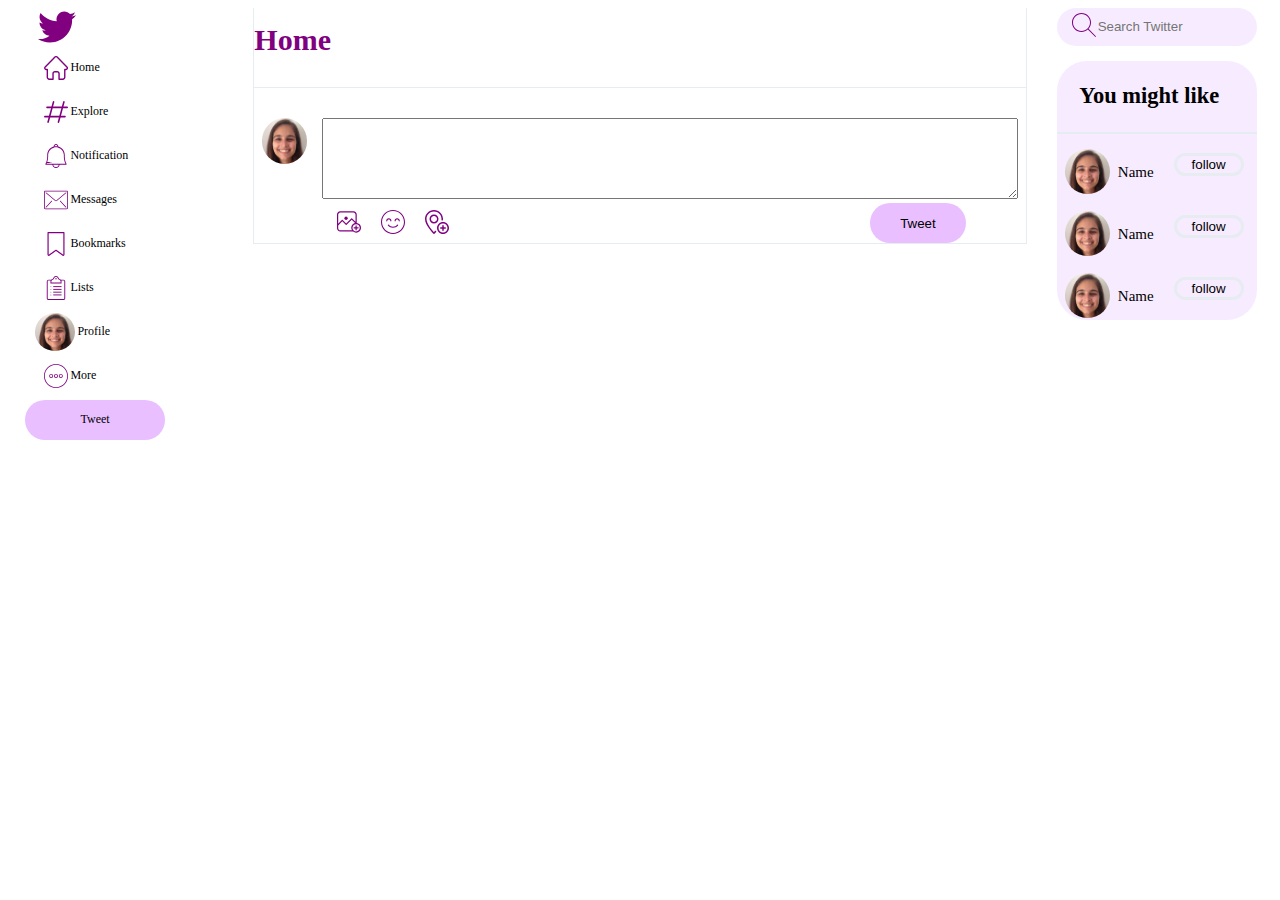
<file: index.html>
<!DOCTYPE html>
<html lang="en">
<head>
    <meta charset="UTF-8">
    <title>Twitter</title>
    <link rel="icon" href="resources/bird.svg">
    <link rel="stylesheet" href="Style/css/style.css">
    <script src="JS/Util.js" ></script>
    <script src="JS/classes/Profile.js" ></script>
    <script src="JS/classes/Tweet.js" ></script>
    <script src="JS/classes/TweetList.js" ></script>
    <script src="JS/APIs/LocalStorageApi.js"></script>
    <script src="JS/MainScript.js"></script>
<body onload="load()">
    <div id="menu">
        <object data="resources/bird.svg" class="menu-icon"></object>
        <button class="menu-button">
            <object data="resources/home.svg" class="button-icon"></object>
            <label class="button-label">Home</label>
        </button>
        <button class="menu-button">
            <object data="resources/hashtag.svg" class="button-icon"></object>
            <label class="button-label">Explore</label>
        </button>
        <button class="menu-button">
            <object data="resources/bell.svg" class="button-icon"></object>
            <label class="button-label">Notification</label>
        </button>
        <button class="menu-button">
            <object data="resources/mail.svg" class="button-icon"></object>
            <label class="button-label">Messages</label>
        </button>
        <button class="menu-button">
            <object data="resources/bookmark.svg" class="button-icon"></object>
            <label class="button-label">Bookmarks</label>
        </button>
        <button class="menu-button">
            <object data="resources/list.svg" class="button-icon"></object>
            <label class="button-label">Lists</label>
        </button>
        <button class="menu-button" onclick="loadProfilePage()">
            <img src="resources/profile.png" class="button-icon profile-img" alt="profile image">
            <label class="button-label">Profile</label>
        </button>
        <button class="menu-button">
            <object data="resources/more.svg" class="button-icon"></object>
            <label class="button-label">More</label>
        </button>
        <button class="menu-button tweet-button">
            <label class="button-label">Tweet</label>
        </button>
    </div>

    <div id="stream">
        <h1 id="stream-title">Home</h1>
        <div id="write-post">
            <div class="post-header">
                <img src="resources/profile.png" class="button-icon profile-img" alt="profile image">
                <label>
                    <textarea rows="5" cols="150" id="write-post-text"></textarea>
                </label>
            </div>
            <div class="post-actions">
                <div class="add-to-post">
                    <button class="post-action">
                        <object data="resources/add_img.svg"></object>
                    </button>
                    <button class="post-action">
                        <object data="resources/smile.svg"></object>
                    </button>
                    <button class="post-action">
                        <object data="resources/addLocation.svg"></object>
                    </button>
                </div>
                <button class="tweet-button" onclick="addTweet()">
                    <label class="button-label">Tweet</label>
                </button>
            </div>
        </div>

<!--        <div class="post" dataId="1">-->
<!--            <div class="post-header">-->
<!--                <img src="resources/profile.png" class="button-icon profile-img" alt="profile image">-->
<!--                <p class="post-title">title</p>-->
<!--            </div>-->
<!--            <p class="post-text"><span>Lorem ipsum dolor sit amet, consectetur adipisicing elit. A accusamus accusantium amet autem cumque error eum ex, excepturi exercitationem labore laudantium minus, molestiae neque nesciunt, nisi officia perferendis quidem voluptate.</span><span>Accusamus aliquam aperiam consequatur delectus deserunt dolores, expedita fugiat hic illo illum incidunt ipsam magnam maiores minus molestias neque odio odit officia pariatur praesentium, quo reiciendis repellendus sunt tempora voluptate!</span><span>Adipisci autem dicta et eum expedita id inventore ipsum laudantium molestiae, nemo neque nostrum possimus quae qui reiciendis rerum vero. Ab adipisci alias cupiditate eum laborum non nostrum rerum tenetur!</span><span>Doloremque est eum labore voluptatem! Aperiam culpa deleniti dolores fuga fugit harum id inventore ipsam itaque labore laboriosam maiores, neque nihil non qui quidem reprehenderit soluta suscipit veniam voluptas! Accusantium.</span><span>Ab ad, adipisci aliquid at atque consectetur, distinctio dolores ea est facere facilis fuga illum in ipsum iusto libero maiores minus natus nesciunt praesentium reiciendis repellat repellendus similique, vitae voluptatibus.</span>-->
<!--            </p>-->
<!--            <div class="post-attachment">-->
<!--                <img src="resources/img.jpg" alt="post-attachment">-->
<!--            </div>-->
<!--            <div class="post-actions">-->
<!--                <button class="post-action">-->
<!--                    <object data="resources/like.svg"></object>-->
<!--                </button>-->
<!--                <button class="post-action">-->
<!--                    <object data="resources/comment.svg" name="like"></object>-->
<!--                </button>-->
<!--                <button class="post-action">-->
<!--                    <object data="resources/share.svg"></object>-->
<!--                </button>-->
<!--            </div>-->
<!--        </div>-->
<!--        <div class="post" dataId="2">-->
<!--            <div class="post-header">-->
<!--                <img src="resources/profile.png" class="button-icon profile-img" alt="profile image">-->
<!--                <p class="post-title">title</p>-->
<!--            </div>-->
<!--            <p class="post-text"><span>Lorem ipsum dolor sit amet, consectetur adipisicing elit. A accusamus accusantium amet autem cumque error eum ex, excepturi exercitationem labore laudantium minus, molestiae neque nesciunt, nisi officia perferendis quidem voluptate.</span><span>Accusamus aliquam aperiam consequatur delectus deserunt dolores, expedita fugiat hic illo illum incidunt ipsam magnam maiores minus molestias neque odio odit officia pariatur praesentium, quo reiciendis repellendus sunt tempora voluptate!</span><span>Adipisci autem dicta et eum expedita id inventore ipsum laudantium molestiae, nemo neque nostrum possimus quae qui reiciendis rerum vero. Ab adipisci alias cupiditate eum laborum non nostrum rerum tenetur!</span><span>Doloremque est eum labore voluptatem! Aperiam culpa deleniti dolores fuga fugit harum id inventore ipsam itaque labore laboriosam maiores, neque nihil non qui quidem reprehenderit soluta suscipit veniam voluptas! Accusantium.</span><span>Ab ad, adipisci aliquid at atque consectetur, distinctio dolores ea est facere facilis fuga illum in ipsum iusto libero maiores minus natus nesciunt praesentium reiciendis repellat repellendus similique, vitae voluptatibus.</span>-->
<!--            </p>-->
<!--            <div class="post-attachment">-->
<!--            </div>-->
<!--            <div class="post-actions">-->
<!--                <button class="post-action">-->
<!--                    <object data="resources/like.svg"></object>-->
<!--                </button>-->
<!--                <button class="post-action">-->
<!--                    <object data="resources/comment.svg"></object>-->
<!--                </button>-->
<!--                <button class="post-action">-->
<!--                    <object data="resources/share.svg"></object>-->
<!--                </button>-->
<!--            </div>-->
<!--        </div>-->
<!--        <div class="post" dataId="3">-->
<!--            <div class="post-header">-->
<!--                <img src="resources/profile.png" class="button-icon profile-img" alt="profile image">-->
<!--                <p class="post-title">title</p>-->
<!--            </div>-->
<!--            <p class="post-text"><span>Lorem ipsum dolor sit amet, consectetur adipisicing elit. A accusamus accusantium amet autem cumque error eum ex, excepturi exercitationem labore laudantium minus, molestiae neque nesciunt, nisi officia perferendis quidem voluptate.</span><span>Accusamus aliquam aperiam consequatur delectus deserunt dolores, expedita fugiat hic illo illum incidunt ipsam magnam maiores minus molestias neque odio odit officia pariatur praesentium, quo reiciendis repellendus sunt tempora voluptate!</span><span>Adipisci autem dicta et eum expedita id inventore ipsum laudantium molestiae, nemo neque nostrum possimus quae qui reiciendis rerum vero. Ab adipisci alias cupiditate eum laborum non nostrum rerum tenetur!</span><span>Doloremque est eum labore voluptatem! Aperiam culpa deleniti dolores fuga fugit harum id inventore ipsam itaque labore laboriosam maiores, neque nihil non qui quidem reprehenderit soluta suscipit veniam voluptas! Accusantium.</span><span>Ab ad, adipisci aliquid at atque consectetur, distinctio dolores ea est facere facilis fuga illum in ipsum iusto libero maiores minus natus nesciunt praesentium reiciendis repellat repellendus similique, vitae voluptatibus.</span>-->
<!--            </p>-->
<!--            <div class="post-attachment">-->
<!--                <iframe-->
<!--                        src="https://www.google.com/maps/embed?pb=!1m18!1m12!1m3!1d108214.01861253897!2d34.78650888089778!3d32.05063329203314!2m3!1f0!2f0!3f0!3m2!1i1024!2i768!4f13.1!3m3!1m2!1s0x0%3A0xa9ff0b770a4e76f2!2z157XkteT15wg16HXpNeZ16g!5e0!3m2!1siw!2sil!4v1584732745868!5m2!1siw!2sil"-->
<!--                        width="600" height="450" style="border:0;" allowfullscreen="" aria-hidden="false" tabindex="0">-->
<!--                </iframe>-->
<!--            </div>-->
<!--            <div class="post-actions">-->
<!--                <button class="post-action">-->
<!--                    <object data="resources/like.svg"></object>-->
<!--                </button>-->
<!--                <button class="post-action">-->
<!--                    <object data="resources/comment.svg"></object>-->
<!--                </button>-->
<!--                <button class="post-action">-->
<!--                    <object data="resources/share.svg"></object>-->
<!--                </button>-->
<!--            </div>-->
<!--        </div>-->

    </div>

    <div id="follow">
        <div id="search">
            <label for="search-input">
                <object data="resources/search.svg" id="search-icon"></object>
            </label>
            <input type="search" id="search-input" placeholder="Search Twitter">
        </div>
        <div id="follow-suggestions">
            <h2 id="follow-suggestions-title">You might like</h2>
            <div class="follow-suggestion">
                <div class="follow-suggestion-header">
                    <img src="resources/profile.png" class="button-icon profile-img" alt="profile image">
                    <p class="post-title">Name</p>
                </div>
                <button class="follow-button">
                    <label class="button-label">follow</label>
                </button>
            </div>
            <div class="follow-suggestion">
                <div class="follow-suggestion-header">
                    <img src="resources/profile.png" class="button-icon profile-img" alt="profile image">
                    <p class="post-title">Name</p>
                </div>
                <button class="follow-button">
                    <label class="button-label">follow</label>
                </button>
            </div>
            <div class="follow-suggestion">
                <div class="follow-suggestion-header">
                    <img src="resources/profile.png" class="button-icon profile-img" alt="profile image">
                    <p class="post-title">Name</p>
                </div>
                <button class="follow-button">
                    <label class="button-label">follow</label>
                </button>
            </div>
        </div>
    </div>

    <template id="profile-template">
        <div id="profile-page">
            <div class="profile-header">
                <button class="button" onclick="loadStream()">
                    <object data="resources/left-arrow.svg" class="button-icon"></object>
                </button>
                <div>
                    <h1 id="profile-title"></h1>
                    <p id="tweet-number"></p>
                </div>
            </div>
            <div id="profile">
                <div class="profile-header">
                    <img src="resources/yoyogi.jpg" class="background-img" alt="background-img">
                    <img src="resources/profile.png" class="profile-img" alt="profile image">
                    <button class="edit-button" onclick="editProfile()">
                        <label class="button-label">Edit Profile</label>
                    </button>
                </div>
                <h3 id="profile-name"></h3>
                <p id="bio"></p>
                <div id="metadata">
                    <div class="metadata">
                        <object data="resources/location.svg"></object>
                        <label id="location"></label>
                    </div>

                    <div class="metadata">
                        <object data="resources/joinOn.svg"></object>
                        <label id="join-on"></label>
                    </div>
                </div>
                <div id="follow-metadata">
                    <label class="metadata"><strong id="following"></strong> Following</label>
                    <label class="metadata"><strong id="followers"></strong> Followers</label>
                </div>
            </div>
        </div>
    </template>

    <template id="post-template">
        <div class="post" style="display: none">
            <div class="post-header">
                <img src="resources/profile.png" class="button-icon profile-img" alt="profile image">
                <p class="post-title">title</p>
            </div>
            <p class="post-text"></p>
            <div class="post-attachment">
            </div>
            <div class="post-actions">
                <button class="post-action" onclick="likeOrUnlikePost()">
                    <object data="resources/like.svg"></object>
                </button>
                <button class="post-action">
                    <object data="resources/comment.svg"></object>
                </button>
                <button class="post-action">
                    <object data="resources/share.svg"></object>
                </button>
                <button class="post-action" onclick="deletePost()">
                    <object data="resources/bin.svg"></object>
                </button>
            </div>
        </div>
    </template>

    <div class="dialog">
        <dialog id="edit-profile-dialog">
            <div class="header">
                <button class="button" onclick="closeEditProfile()">
                    <object data="resources/close.svg" class="button-icon"></object>
                </button>
                <h3>Edit Profile</h3>
                <button class="save-button">
                    <label class="button-label" onclick="saveProfile()">Save</label>
                </button>
            </div>
            <form id="edit-profile-form" method="post" onsubmit="preventRefresh()">
                <div class="edit-img">
                    <img src="resources/yoyogi.jpg" class="background-img" alt="background-img">
                    <div id="edit-background-img-warp">
                        <object data="resources/addPhoto.svg" class="edit-img"></object>
                    </div>

                    <img src="resources/profile.png" class="profile-img" alt="profile image">
                    <div id="edit-profile-img-warp">
                        <object data="resources/addPhoto.svg" class="edit-img"></object>
                    </div>
                </div>

                <div class="input">
                    <label for="name-input">Name</label>
                    <input type="text" id="name-input" maxlength="50" oninput="validateLength(id)">
                    <label id="name-input-length" class="size"></label>
                </div>

                <div class="input">
                    <label for="bio-input">Bio</label>
                    <input type="text" id="bio-input" maxlength="250" oninput="validateLength(id)">
                    <label id="bio-input-length" class="size"></label>
                </div>

                <div class="input">
                    <label for="location-input">Location</label>
                    <input type="text" id="location-input" maxlength="100" oninput="validateLength(id)">
                    <label id="location-input-length" class="size"></label>
                </div>
            </form>
        </dialog>
    </div>

</body>
</html>
</file>
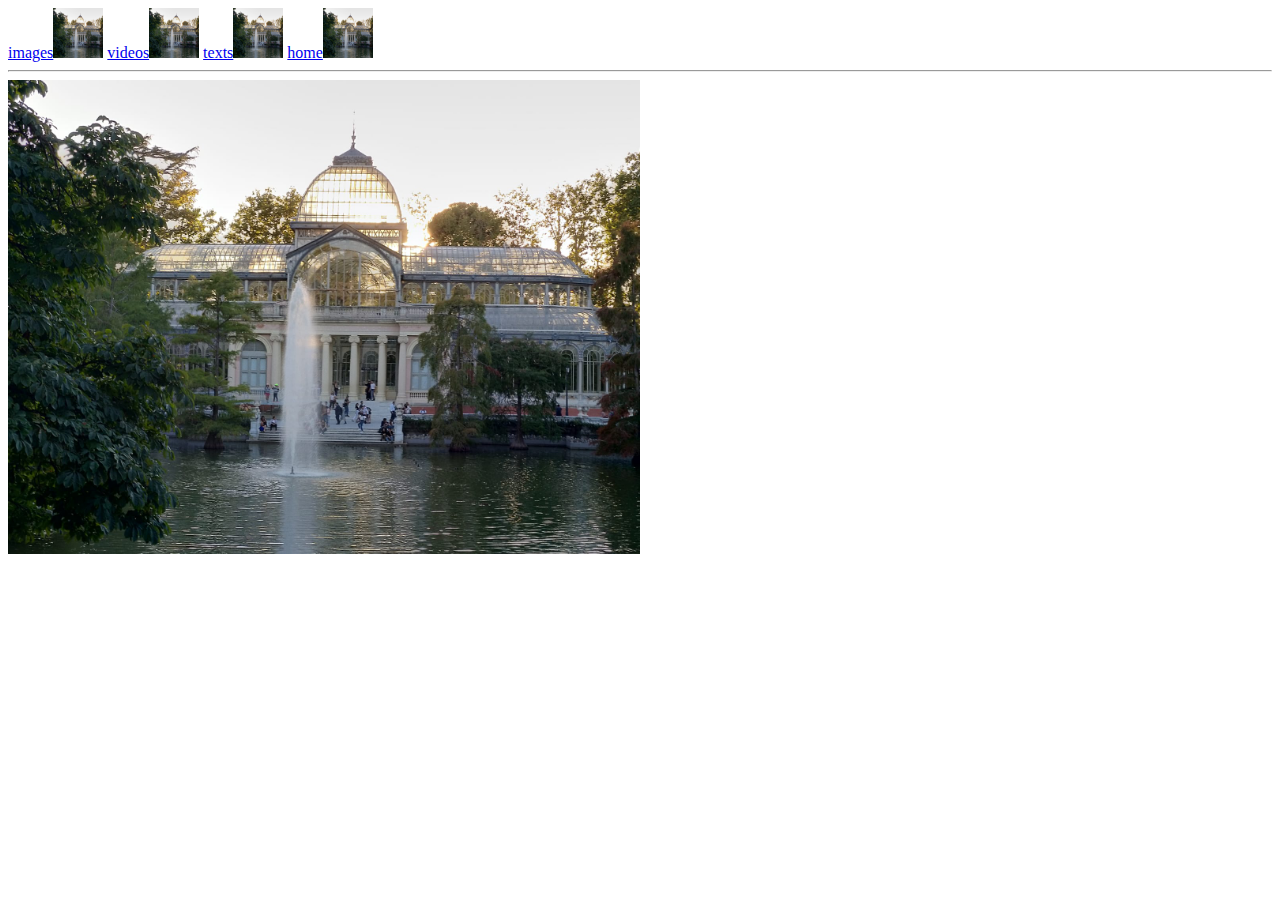
<file: Multimedia/index.html>
<!DOCTYPE html>
<html lang="en">
<head>
    <meta charset="UTF-8">
    <title>Title</title>
</head>
<body>
    <div>
        <a href="images.html"><label>images</label><img src="../img.jpg" height="50px" width="50px" alt="img"></a>
        <a href="videos.html"><label>videos</label><img src="../img.jpg" height="50px" width="50px" alt="img"></a>
        <a href="texts.html"><label>texts</label><img src="../img.jpg" height="50px" width="50px" alt="img"></a>
        <a href="index.html"><label>home</label><img src="../img.jpg" height="50px" width="50px" alt="img"></a>
        <hr>
    </div>
    <img src="../img.jpg" height="50%" width="50%" alt="img">
</body>
</html>
</file>
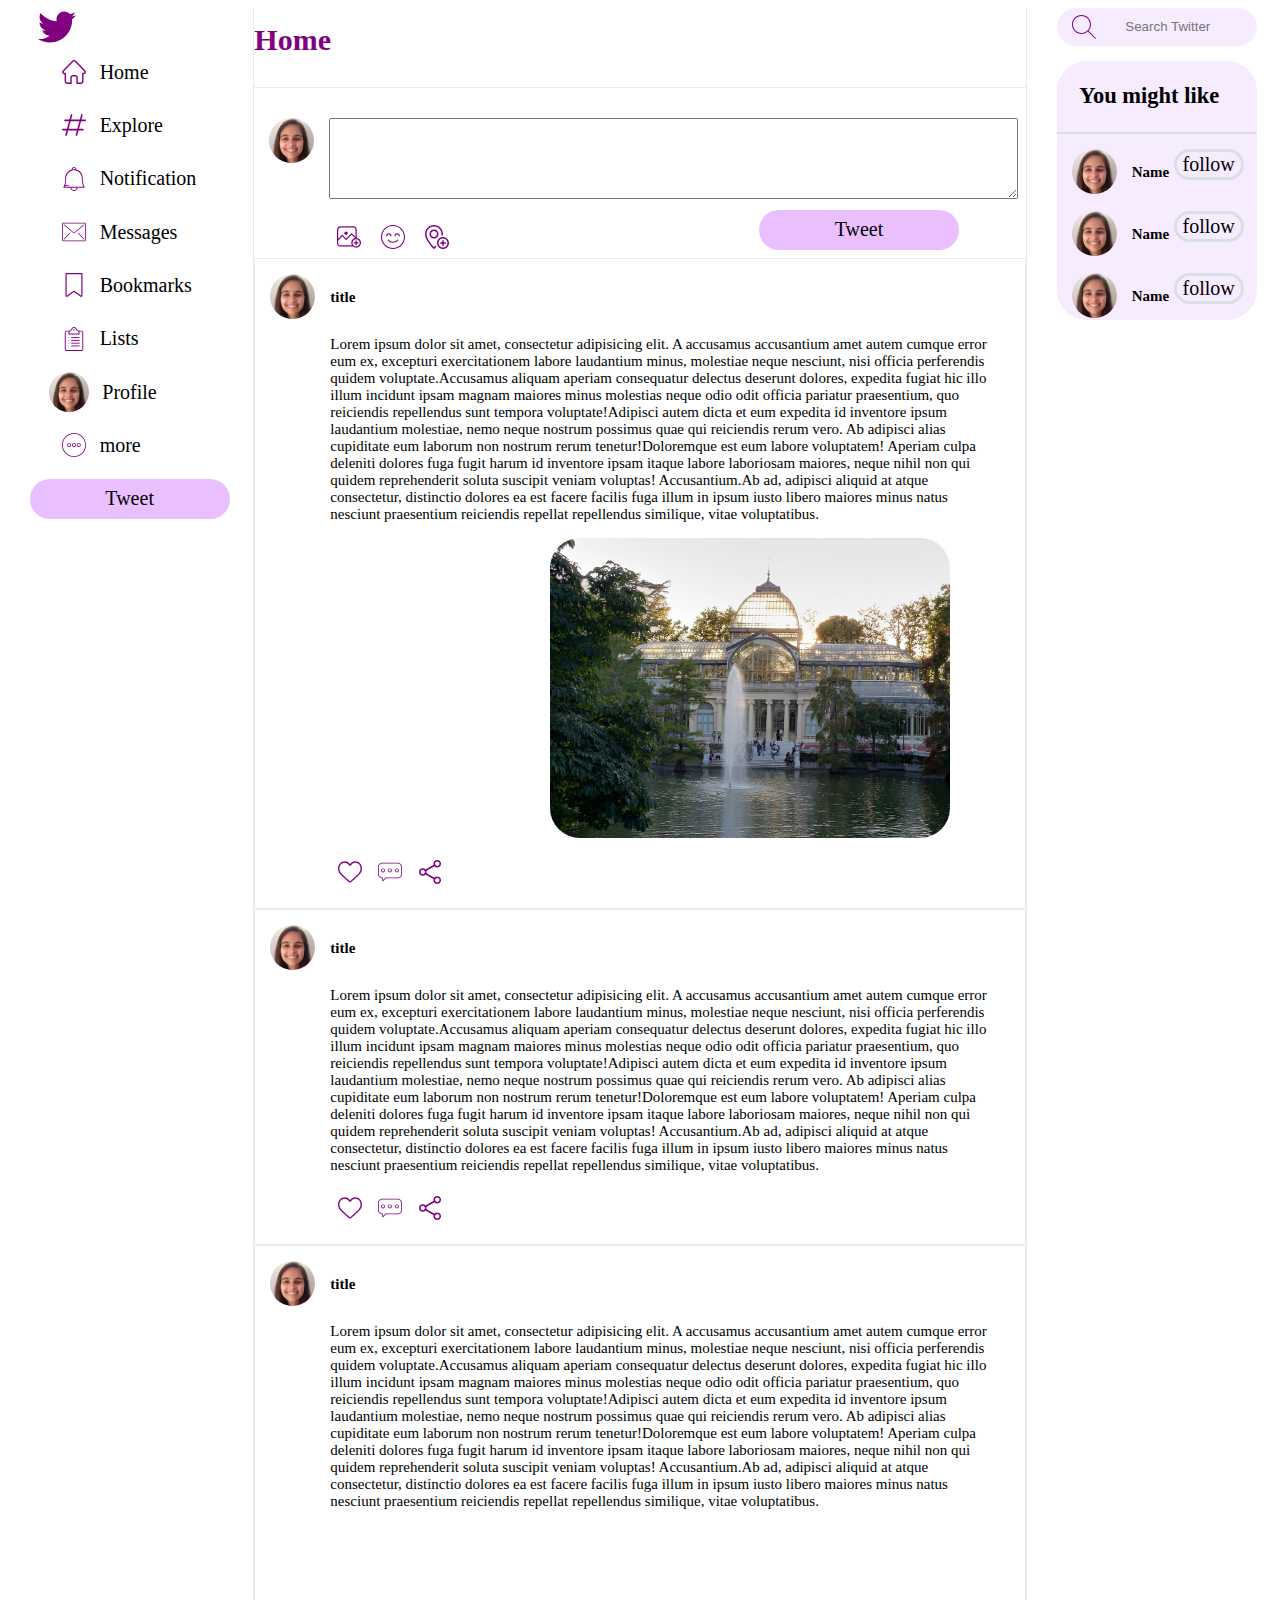
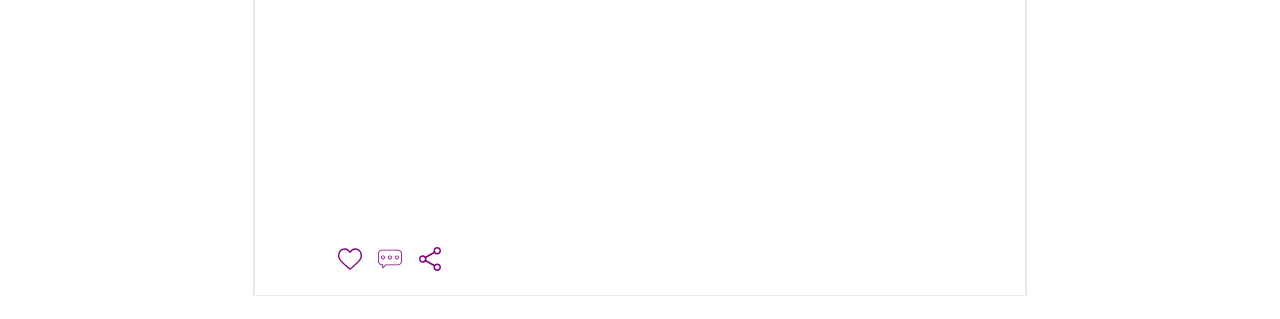
<file: Twitter/index.html>
<!DOCTYPE html>
<html lang="en">
<head>
    <meta charset="UTF-8">
    <title>Twitter</title>
    <link rel="icon" href="bird.svg" class="bird">
    <link rel="stylesheet" href="style.css">
<body class="container">
    <div id="menu">
        <object data="bird.svg" class="menu-icon"></object>
        <button class="menu-button">
            <object data="home.svg" class="button-icon"></object>
            <label class="button-label">Home</label>
        </button>
        <button class="menu-button">
            <object data="hashtag.svg" class="button-icon"></object>
            <label class="button-label">Explore</label>
        </button>
        <button class="menu-button">
            <object data="bell.svg" class="button-icon"></object>
            <label class="button-label">Notification</label>
        </button>
        <button class="menu-button">
            <object data="mail.svg" class="button-icon"></object>
            <label class="button-label">Messages</label>
        </button>
        <button class="menu-button">
            <object data="bookmark.svg" class="button-icon"></object>
            <label class="button-label">Bookmarks</label>
        </button>
        <button class="menu-button">
            <object data="list.svg" class="button-icon"></object>
            <label class="button-label">Lists</label>
        </button>
        <button class="menu-button">
            <img src="profile.png" class="button-icon profile-img" alt="profile image">
            <label class="button-label">Profile</label>
        </button>
        <button class="menu-button">
            <object data="more.svg" class="button-icon"></object>
            <label class="button-label">more</label>
        </button>
        <button class="menu-button tweet-button">
            <label class="button-label">Tweet</label>
        </button>
    </div>
    <div id="stream">
        <h1 id="stream-title">Home</h1>
        <div id="write-post">
            <div class="post-header">
                <img src="profile.png" class="button-icon profile-img" alt="profile image">
                <label>
                    <textarea rows="5" cols="150" id="write-post-text"></textarea>
                </label>
            </div>
            <div class="post-actions">
                <div class="add-to-post">
                    <button class="post-action">
                        <object data="add_img.svg"></object>
                    </button>
                    <button class="post-action">
                        <object data="smile.svg"></object>
                    </button>
                    <button class="post-action">
                        <object data="location.svg"></object>
                    </button>
                </div>
                <button class="menu-button tweet-button">
                    <label class="button-label">Tweet</label>
                </button>
            </div>
        </div>

        <div class="post">
            <div class="post-header">
                <img src="profile.png" class="button-icon profile-img" alt="profile image">
                <p class="post-title">title</p>
            </div>
            <p class="post-text"><span>Lorem ipsum dolor sit amet, consectetur adipisicing elit. A accusamus accusantium amet autem cumque error eum ex, excepturi exercitationem labore laudantium minus, molestiae neque nesciunt, nisi officia perferendis quidem voluptate.</span><span>Accusamus aliquam aperiam consequatur delectus deserunt dolores, expedita fugiat hic illo illum incidunt ipsam magnam maiores minus molestias neque odio odit officia pariatur praesentium, quo reiciendis repellendus sunt tempora voluptate!</span><span>Adipisci autem dicta et eum expedita id inventore ipsum laudantium molestiae, nemo neque nostrum possimus quae qui reiciendis rerum vero. Ab adipisci alias cupiditate eum laborum non nostrum rerum tenetur!</span><span>Doloremque est eum labore voluptatem! Aperiam culpa deleniti dolores fuga fugit harum id inventore ipsam itaque labore laboriosam maiores, neque nihil non qui quidem reprehenderit soluta suscipit veniam voluptas! Accusantium.</span><span>Ab ad, adipisci aliquid at atque consectetur, distinctio dolores ea est facere facilis fuga illum in ipsum iusto libero maiores minus natus nesciunt praesentium reiciendis repellat repellendus similique, vitae voluptatibus.</span>
            </p>
            <img class="post-attachment" src="../img.jpg" alt="post-attachment">
            <div class="action-on-post">
                <button class="post-action">
                    <object data="like.svg"></object>
                </button>
                <button class="post-action">
                    <object data="comment.svg"></object>
                </button>
                <button class="post-action">
                    <object data="share.svg"></object>
                </button>
            </div>
        </div>

        <div class="post">
            <div class="post-header">
                <img src="profile.png" class="button-icon profile-img" alt="profile image">
                <p class="post-title">title</p>
            </div>
            <p class="post-text"><span>Lorem ipsum dolor sit amet, consectetur adipisicing elit. A accusamus accusantium amet autem cumque error eum ex, excepturi exercitationem labore laudantium minus, molestiae neque nesciunt, nisi officia perferendis quidem voluptate.</span><span>Accusamus aliquam aperiam consequatur delectus deserunt dolores, expedita fugiat hic illo illum incidunt ipsam magnam maiores minus molestias neque odio odit officia pariatur praesentium, quo reiciendis repellendus sunt tempora voluptate!</span><span>Adipisci autem dicta et eum expedita id inventore ipsum laudantium molestiae, nemo neque nostrum possimus quae qui reiciendis rerum vero. Ab adipisci alias cupiditate eum laborum non nostrum rerum tenetur!</span><span>Doloremque est eum labore voluptatem! Aperiam culpa deleniti dolores fuga fugit harum id inventore ipsam itaque labore laboriosam maiores, neque nihil non qui quidem reprehenderit soluta suscipit veniam voluptas! Accusantium.</span><span>Ab ad, adipisci aliquid at atque consectetur, distinctio dolores ea est facere facilis fuga illum in ipsum iusto libero maiores minus natus nesciunt praesentium reiciendis repellat repellendus similique, vitae voluptatibus.</span>
            </p>
            <div class="action-on-post">
                <button class="post-action">
                    <object data="like.svg"></object>
                </button>
                <button class="post-action">
                    <object data="comment.svg"></object>
                </button>
                <button class="post-action">
                    <object data="share.svg"></object>
                </button>
            </div>
        </div>

        <div class="post">
            <div class="post-header">
                <img src="profile.png" class="button-icon profile-img" alt="profile image">
                <p class="post-title">title</p>
            </div>
            <p class="post-text"><span>Lorem ipsum dolor sit amet, consectetur adipisicing elit. A accusamus accusantium amet autem cumque error eum ex, excepturi exercitationem labore laudantium minus, molestiae neque nesciunt, nisi officia perferendis quidem voluptate.</span><span>Accusamus aliquam aperiam consequatur delectus deserunt dolores, expedita fugiat hic illo illum incidunt ipsam magnam maiores minus molestias neque odio odit officia pariatur praesentium, quo reiciendis repellendus sunt tempora voluptate!</span><span>Adipisci autem dicta et eum expedita id inventore ipsum laudantium molestiae, nemo neque nostrum possimus quae qui reiciendis rerum vero. Ab adipisci alias cupiditate eum laborum non nostrum rerum tenetur!</span><span>Doloremque est eum labore voluptatem! Aperiam culpa deleniti dolores fuga fugit harum id inventore ipsam itaque labore laboriosam maiores, neque nihil non qui quidem reprehenderit soluta suscipit veniam voluptas! Accusantium.</span><span>Ab ad, adipisci aliquid at atque consectetur, distinctio dolores ea est facere facilis fuga illum in ipsum iusto libero maiores minus natus nesciunt praesentium reiciendis repellat repellendus similique, vitae voluptatibus.</span>
            </p>
            <iframe class="post-attachment"
                    src="https://www.google.com/maps/embed?pb=!1m18!1m12!1m3!1d108214.01861253897!2d34.78650888089778!3d32.05063329203314!2m3!1f0!2f0!3f0!3m2!1i1024!2i768!4f13.1!3m3!1m2!1s0x0%3A0xa9ff0b770a4e76f2!2z157XkteT15wg16HXpNeZ16g!5e0!3m2!1siw!2sil!4v1584732745868!5m2!1siw!2sil"
                    width="600" height="450" style="border:0;" allowfullscreen=""
                    aria-hidden="false" tabindex="0">
            </iframe>
            <div class="action-on-post">
                <button class="post-action">
                    <object data="like.svg"></object>
                </button>
                <button class="post-action">
                    <object data="comment.svg"></object>
                </button>
                <button class="post-action">
                    <object data="share.svg"></object>
                </button>
            </div>
        </div>
    </div>
    <div id="follow">
        <div id="search">
            <object data="search.svg" id="search-icon"></object>
            <input type="search" id="search-input" placeholder="Search Twitter">
        </div>
        <div id="follow-suggestions">
            <h2 id="follow-suggestions-title">You might like</h2>
            <div class="follow-suggestion">
                <div class="follow-suggestion-header">
                    <img src="profile.png" class="button-icon profile-img" alt="profile image">
                    <p class="post-title">Name</p>
                </div>
                <button class="follow-button">
                    <label class="button-label">follow</label>
                </button>
            </div>
            <div class="follow-suggestion">
                <div class="follow-suggestion-header">
                    <img src="profile.png" class="button-icon profile-img" alt="profile image">
                    <p class="post-title">Name</p>
                </div>
                <button class="follow-button">
                    <label class="button-label">follow</label>
                </button>
            </div>
            <div class="follow-suggestion">
                <div class="follow-suggestion-header">
                    <img src="profile.png" class="button-icon profile-img" alt="profile image">
                    <p class="post-title">Name</p>
                </div>
                <button class="follow-button">
                    <label class="button-label">follow</label>
                </button>
            </div>
        </div>
    </div>
</body>
</html>
</file>
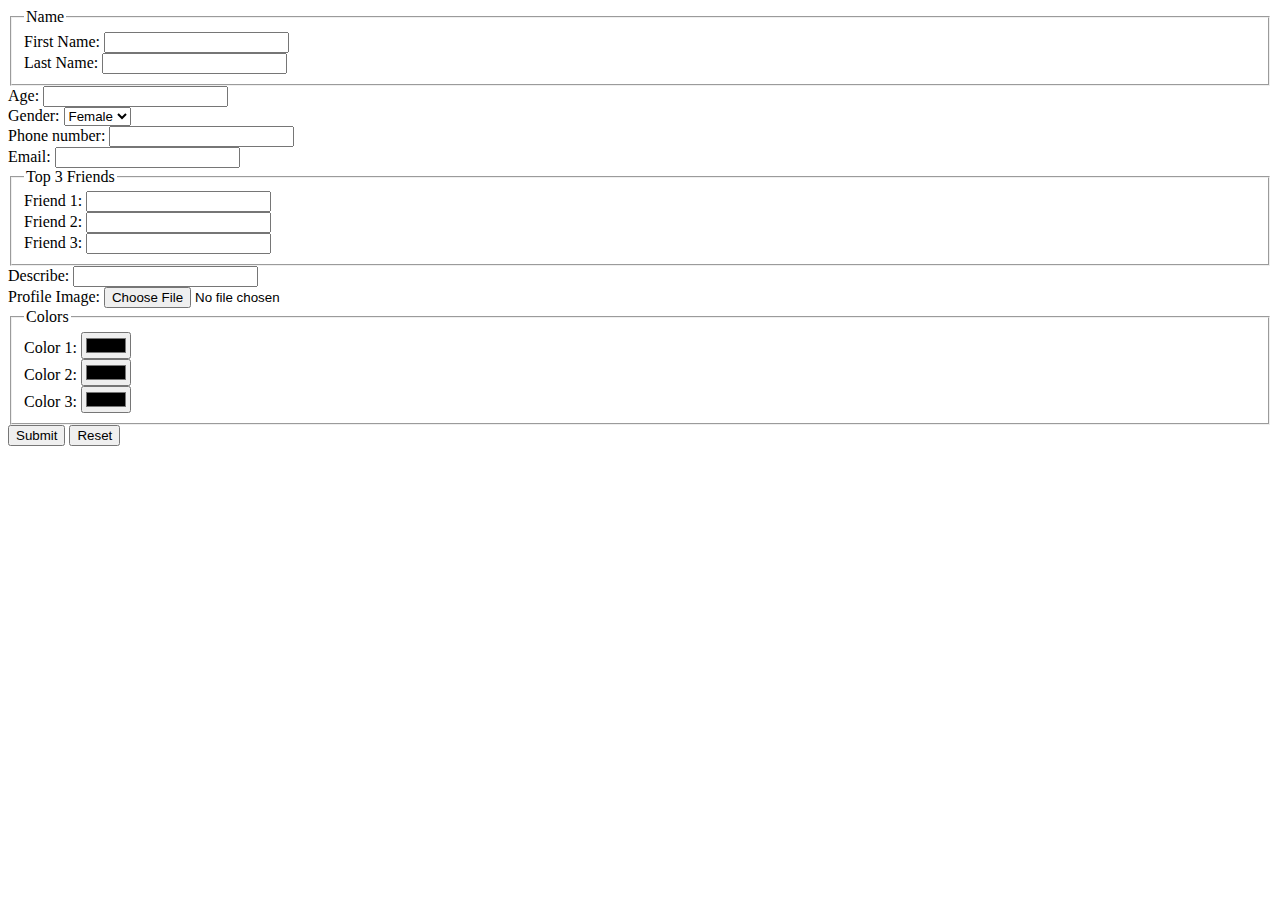
<file: Final Exercise/form.html>
<!DOCTYPE html>
<html lang="en">
<head>
    <meta charset="UTF-8">
    <title>Form</title>
</head>
<body>
    <form method="post">
        <fieldset>
            <legend>Name</legend>
            <div>
                <label for="first_name">First Name:</label>
                <input id="first_name" name="first name" type="text" required>
            </div>

            <div>
                <label for="last_name">Last Name:</label>
                <input id="last_name" name="last name" type="text">
            </div>
        </fieldset>

        <div>
            <label for="age">Age:</label>
            <input id="age" name="age" type="number" required>
        </div>

        <div>
            <label for="gender">Gender:</label>
            <select id="gender" name="gender">
                <option>Female</option>
                <option>Male</option>
            </select>
        </div>

        <div>
            <label for="phone">Phone number:</label>
            <input id="phone" name="phone" type="text" minlength="10" maxlength="10">
        </div>

        <div>
            <label for="email">Email:</label>
            <input id="email" name="email" type="email" required>
        </div>

        <fieldset>
            <legend>Top 3 Friends</legend>
            <div>
                <div>
                    <label for="friend1">Friend 1:</label>
                    <input id="friend1" name="friend1" type="text">
                </div>
                <div>
                    <label for="friend2">Friend 2:</label>
                    <input id="friend2" name="friend1" type="text">
                </div>
                <div>
                    <label for="friend3">Friend 3:</label>
                    <input id="friend3" name="friend3" type="text">
                </div>
            </div>
        </fieldset>

        <div>
            <label for="describe">Describe:</label>
            <input id="describe" name="describe" type="text" maxlength="250">
        </div>

        <div>
            <label for="image">Profile Image:</label>
            <input id="image" name="image" type="file">
        </div>

        <div>
            <fieldset>
                <legend>Colors</legend>
            <div>
                <label for="color1">Color 1:</label>
                <input id="color1" name="color1" type="color">
            </div>
            <div>
                <label for="friend2">Color 2:</label>
                <input id="color2" name="color2" type="color">
            </div>
            <div>
                <label for="color3">Color 3:</label>
                <input id="color3" name="color3" type="color">
            </div>
        </div>

        <div>
            <button type="submit">Submit</button>
            <button type="reset">Reset</button>
        </div>
    </form>
</body>
</html>
</file>
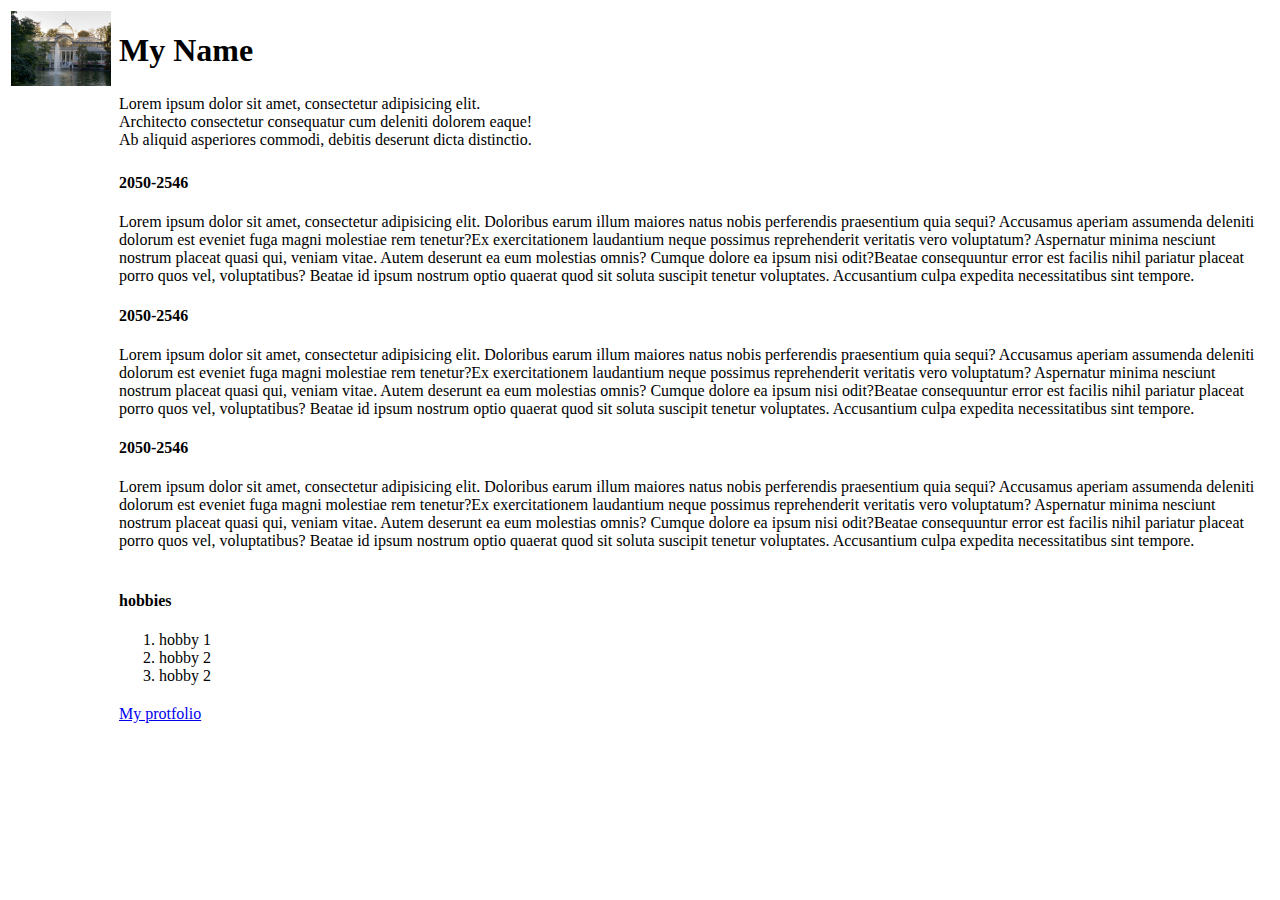
<file: Final Exercise/PersonalProtfolio.html>
<!DOCTYPE html>
<html lang="en">
<head>
    <meta charset="UTF-8">
    <title>Personal Portfolio</title>
</head>
<body>
    <table>
        <tr>
            <td><img width="100px" src="../resources/img.jpg" alt="img"></td>
            <td></td>
            <td><h1>My Name</h1></td>
        </tr>
        <tr>
            <td></td>
            <td></td>
            <td>
                <div>Lorem ipsum dolor sit amet, consectetur adipisicing elit.
                </div>
                <div>Architecto consectetur consequatur cum deleniti dolorem eaque!
                </div>
                <div>Ab aliquid asperiores commodi, debitis deserunt dicta distinctio.
                </div>
            </td>
        </tr>
        <tr>
            <td></td>
            <td></td>
            <td>
                <div>
                    <h4>2050-2546</h4>
                    <p><span>Lorem ipsum dolor sit amet, consectetur adipisicing elit. Doloribus earum illum maiores natus nobis perferendis praesentium quia sequi? Accusamus aperiam assumenda deleniti dolorum est eveniet fuga magni molestiae rem tenetur?</span><span>Ex exercitationem laudantium neque possimus reprehenderit veritatis vero voluptatum? Aspernatur minima nesciunt nostrum placeat quasi qui, veniam vitae. Autem deserunt ea eum molestias omnis? Cumque dolore ea ipsum nisi odit?</span><span>Beatae consequuntur error est facilis nihil pariatur placeat porro quos vel, voluptatibus? Beatae id ipsum nostrum optio quaerat quod sit soluta suscipit tenetur voluptates. Accusantium culpa expedita necessitatibus sint tempore.</span>
                    </p>
                </div>
                <div>
                    <h4>2050-2546</h4>
                    <p><span>Lorem ipsum dolor sit amet, consectetur adipisicing elit. Doloribus earum illum maiores natus nobis perferendis praesentium quia sequi? Accusamus aperiam assumenda deleniti dolorum est eveniet fuga magni molestiae rem tenetur?</span><span>Ex exercitationem laudantium neque possimus reprehenderit veritatis vero voluptatum? Aspernatur minima nesciunt nostrum placeat quasi qui, veniam vitae. Autem deserunt ea eum molestias omnis? Cumque dolore ea ipsum nisi odit?</span><span>Beatae consequuntur error est facilis nihil pariatur placeat porro quos vel, voluptatibus? Beatae id ipsum nostrum optio quaerat quod sit soluta suscipit tenetur voluptates. Accusantium culpa expedita necessitatibus sint tempore.</span>
                    </p>
                </div>
                <div>
                    <h4>2050-2546</h4>
                    <p><span>Lorem ipsum dolor sit amet, consectetur adipisicing elit. Doloribus earum illum maiores natus nobis perferendis praesentium quia sequi? Accusamus aperiam assumenda deleniti dolorum est eveniet fuga magni molestiae rem tenetur?</span><span>Ex exercitationem laudantium neque possimus reprehenderit veritatis vero voluptatum? Aspernatur minima nesciunt nostrum placeat quasi qui, veniam vitae. Autem deserunt ea eum molestias omnis? Cumque dolore ea ipsum nisi odit?</span><span>Beatae consequuntur error est facilis nihil pariatur placeat porro quos vel, voluptatibus? Beatae id ipsum nostrum optio quaerat quod sit soluta suscipit tenetur voluptates. Accusantium culpa expedita necessitatibus sint tempore.</span>
                    </p>
                </div>
            </td>
        </tr>
        <tr>
            <td></td>
            <td></td>
            <td>
                <h4>hobbies</h4>
                <ol>
                    <li>hobby 1</li>
                    <li>hobby 2</li>
                    <li>hobby 2</li>
                </ol>
            </td>
        </tr>
        <tr>
            <td></td>
            <td></td>
            <td>
                <a href="PersonalProtfolio.html">My protfolio</a>
            </td>
        </tr>
    </table>
</body>
</html>
</file>
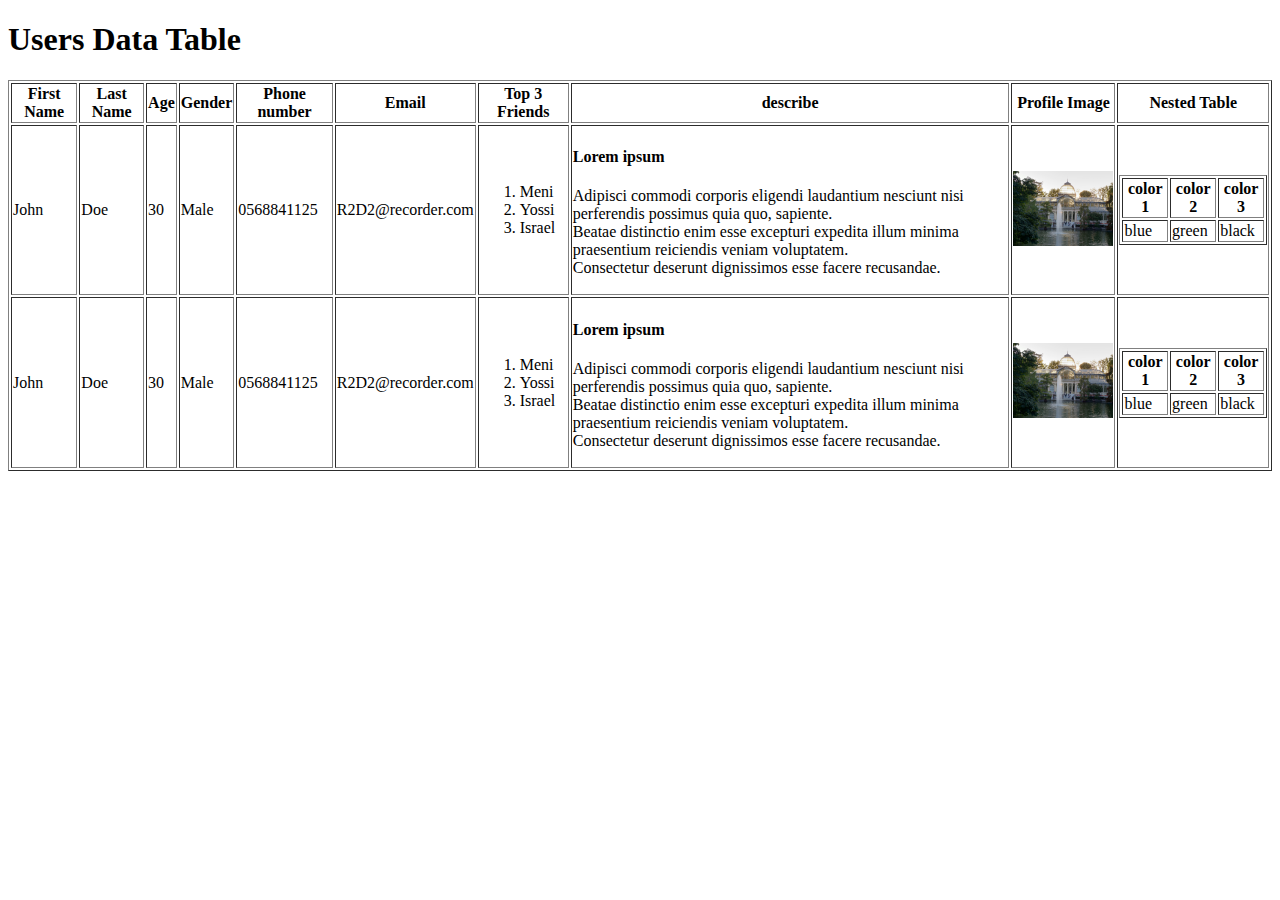
<file: Final Exercise/table.html>
<!DOCTYPE html>
<html lang="en">
<head>
    <meta charset="UTF-8">
    <title>Table</title>
</head>
<body>
    <h1>Users Data Table</h1>
    <table border="solid">
        <tr>
            <th>First Name</th>
            <th>Last Name</th>
            <th>Age</th>
            <th>Gender</th>
            <th>Phone number</th>
            <th>Email</th>
            <th>Top 3 Friends</th>
            <th>describe</th>
            <th>Profile Image</th>
            <th>Nested Table</th>
        </tr>
        <tr>
            <td>John</td>
            <td>Doe</td>
            <td>30</td>
            <td>Male</td>
            <td>0568841125</td>
            <td>R2D2@recorder.com</td>
            <td>
                <ol>
                    <li>Meni</li>
                    <li>Yossi</li>
                    <li>Israel</li>
                </ol>
            </td>
            <td>
                <h4>Lorem ipsum
                </h4>
                <p>Adipisci commodi corporis eligendi laudantium nesciunt nisi perferendis possimus quia quo,
                    sapiente.<br>Beatae distinctio enim esse excepturi expedita illum minima praesentium reiciendis
                    veniam
                    voluptatem.<br> Consectetur deserunt dignissimos esse facere recusandae.
                </p>
            </td>
            <td><img width="100px" src="../resources/img.jpg" alt="img"></td>
            <td>
                <table border="solid">
                    <tr>
                        <th>color 1</th>
                        <th>color 2</th>
                        <th>color 3</th>
                    </tr>
                    <tr>
                        <td>
                            <label>blue</label>
                        </td>
                        <td>
                            <label>green</label>
                        </td>
                        <td>
                            <label>black</label>
                        </td>
                    </tr>
                </table>
            </td>
        </tr>
        <tr>
            <td>John</td>
            <td>Doe</td>
            <td>30</td>
            <td>Male</td>
            <td>0568841125</td>
            <td>R2D2@recorder.com</td>
            <td>
                <ol>
                    <li>Meni</li>
                    <li>Yossi</li>
                    <li>Israel</li>
                </ol>
            </td>
            <td>
                <h4>Lorem ipsum
                </h4>
                <p>Adipisci commodi corporis eligendi laudantium nesciunt nisi perferendis possimus quia quo,
                    sapiente.<br>Beatae distinctio enim esse excepturi expedita illum minima praesentium reiciendis
                    veniam
                    voluptatem.<br> Consectetur deserunt dignissimos esse facere recusandae.
                </p>
            </td>
            <td><img width="100px" src="../resources/img.jpg" alt="img"></td>
            <td>
                <table border="solid">
                    <tr>
                        <th>color 1</th>
                        <th>color 2</th>
                        <th>color 3</th>
                    </tr>
                    <tr>
                        <td>
                            <label>blue</label>
                        </td>
                        <td>
                            <label>green</label>
                        </td>
                        <td>
                            <label>black</label>
                        </td>
                    </tr>
                </table>
            </td>
        </tr>
    </table>

</body>
</html>
</file>
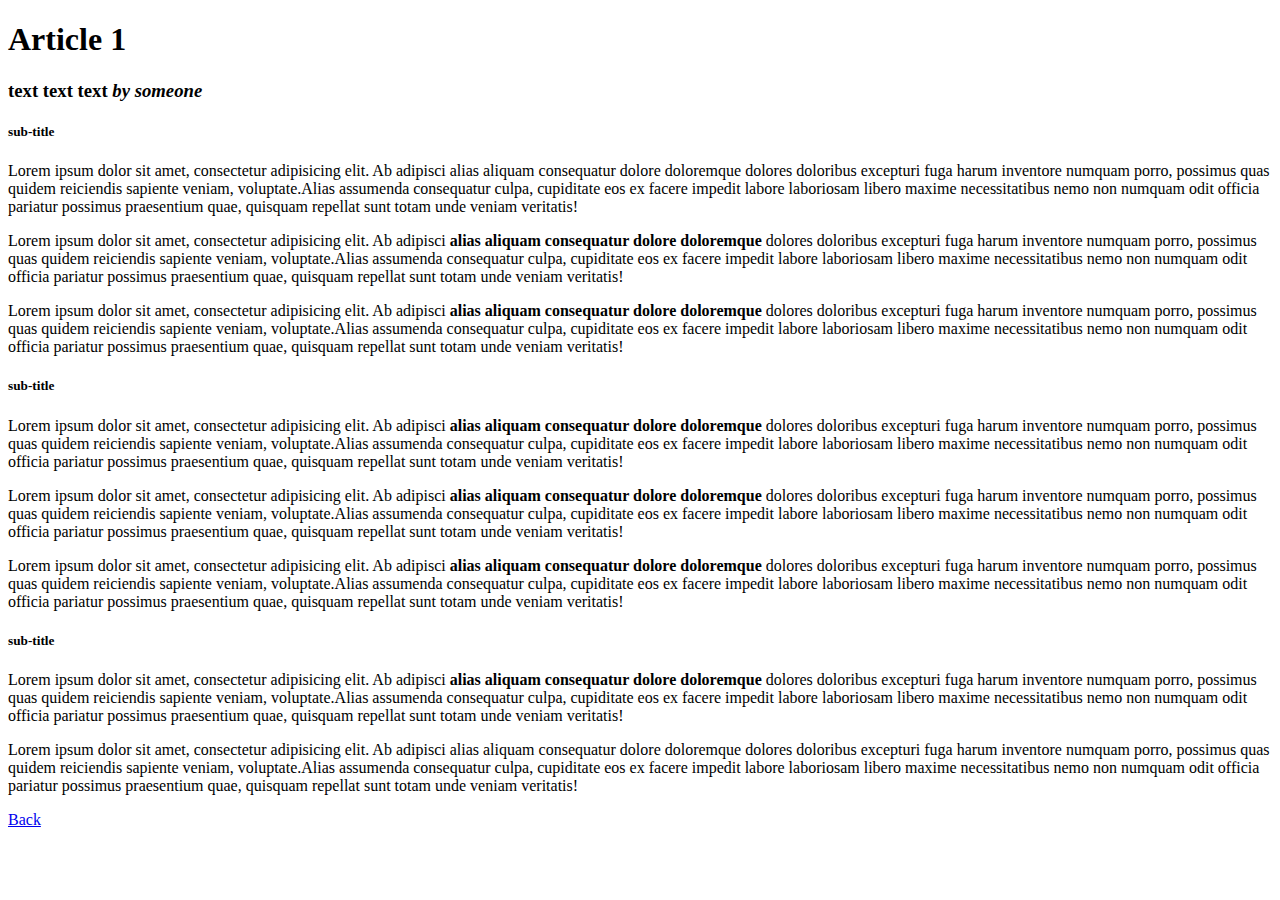
<file: HTML Basics/article1.html>
<!DOCTYPE html>
<html lang="en">
<head>
    <meta charset="UTF-8">
    <title>Article 1</title>
</head>
<body>
    <h1>Article 1</h1>
    <h3>text text text <em>by someone</em></h3>
    <h5>sub-title</h5>
    <p><span>Lorem ipsum dolor sit amet, consectetur adipisicing elit. Ab adipisci alias aliquam consequatur dolore doloremque dolores doloribus excepturi fuga harum inventore numquam porro, possimus quas quidem reiciendis sapiente veniam, voluptate.</span><span>Alias assumenda consequatur culpa, cupiditate eos ex facere impedit labore laboriosam libero maxime necessitatibus nemo non numquam odit officia pariatur possimus praesentium quae, quisquam repellat sunt totam unde veniam veritatis!</span></p>
    <p><span>Lorem ipsum dolor sit amet, consectetur adipisicing elit. Ab adipisci <strong>alias aliquam consequatur dolore doloremque</strong> dolores doloribus excepturi fuga harum inventore numquam porro, possimus quas quidem reiciendis sapiente veniam, voluptate.</span><span>Alias assumenda consequatur culpa, cupiditate eos ex facere impedit labore laboriosam libero maxime necessitatibus nemo non numquam odit officia pariatur possimus praesentium quae, quisquam repellat sunt totam unde veniam veritatis!</span></p>
    <p><span>Lorem ipsum dolor sit amet, consectetur adipisicing elit. Ab adipisci <strong>alias aliquam consequatur dolore doloremque</strong> dolores doloribus excepturi fuga harum inventore numquam porro, possimus quas quidem reiciendis sapiente veniam, voluptate.</span><span>Alias assumenda consequatur culpa, cupiditate eos ex facere impedit labore laboriosam libero maxime necessitatibus nemo non numquam odit officia pariatur possimus praesentium quae, quisquam repellat sunt totam unde veniam veritatis!</span></p>
    <h5>sub-title</h5>
    <p><span>Lorem ipsum dolor sit amet, consectetur adipisicing elit. Ab adipisci <strong>alias aliquam consequatur dolore doloremque</strong> dolores doloribus excepturi fuga harum inventore numquam porro, possimus quas quidem reiciendis sapiente veniam, voluptate.</span><span>Alias assumenda consequatur culpa, cupiditate eos ex facere impedit labore laboriosam libero maxime necessitatibus nemo non numquam odit officia pariatur possimus praesentium quae, quisquam repellat sunt totam unde veniam veritatis!</span></p>
    <p><span>Lorem ipsum dolor sit amet, consectetur adipisicing elit. Ab adipisci <strong>alias aliquam consequatur dolore doloremque</strong> dolores doloribus excepturi fuga harum inventore numquam porro, possimus quas quidem reiciendis sapiente veniam, voluptate.</span><span>Alias assumenda consequatur culpa, cupiditate eos ex facere impedit labore laboriosam libero maxime necessitatibus nemo non numquam odit officia pariatur possimus praesentium quae, quisquam repellat sunt totam unde veniam veritatis!</span></p>
    <p><span>Lorem ipsum dolor sit amet, consectetur adipisicing elit. Ab adipisci <strong>alias aliquam consequatur dolore doloremque</strong> dolores doloribus excepturi fuga harum inventore numquam porro, possimus quas quidem reiciendis sapiente veniam, voluptate.</span><span>Alias assumenda consequatur culpa, cupiditate eos ex facere impedit labore laboriosam libero maxime necessitatibus nemo non numquam odit officia pariatur possimus praesentium quae, quisquam repellat sunt totam unde veniam veritatis!</span></p>
    <h5>sub-title</h5>
    <p><span>Lorem ipsum dolor sit amet, consectetur adipisicing elit. Ab adipisci <strong>alias aliquam consequatur dolore doloremque</strong> dolores doloribus excepturi fuga harum inventore numquam porro, possimus quas quidem reiciendis sapiente veniam, voluptate.</span><span>Alias assumenda consequatur culpa, cupiditate eos ex facere impedit labore laboriosam libero maxime necessitatibus nemo non numquam odit officia pariatur possimus praesentium quae, quisquam repellat sunt totam unde veniam veritatis!</span></p>
    <p><span>Lorem ipsum dolor sit amet, consectetur adipisicing elit. Ab adipisci alias aliquam consequatur dolore doloremque dolores doloribus excepturi fuga harum inventore numquam porro, possimus quas quidem reiciendis sapiente veniam, voluptate.</span><span>Alias assumenda consequatur culpa, cupiditate eos ex facere impedit labore laboriosam libero maxime necessitatibus nemo non numquam odit officia pariatur possimus praesentium quae, quisquam repellat sunt totam unde veniam veritatis!</span></p>
    <a href="Newspaper.html">Back</a>
</body>
</html>
</file>
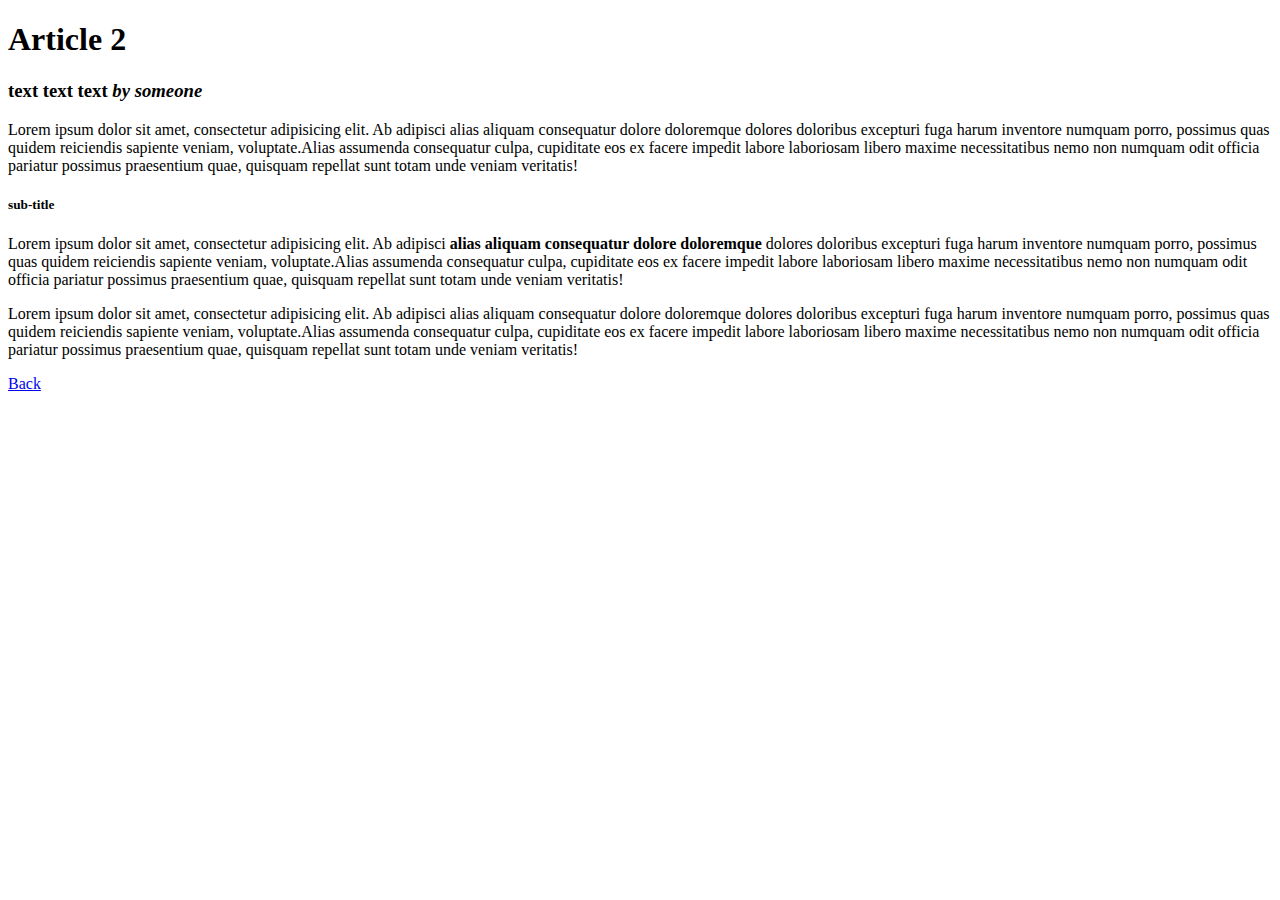
<file: HTML Basics/article2.html>
<!DOCTYPE html>
<html lang="en">
<head>
    <meta charset="UTF-8">
    <title>Article 2</title>
</head>
<body>
    <h1>Article 2</h1>
    <h3>text text text <em>by someone</em></h3>
    <p><span>Lorem ipsum dolor sit amet, consectetur adipisicing elit. Ab adipisci alias aliquam consequatur dolore doloremque dolores doloribus excepturi fuga harum inventore numquam porro, possimus quas quidem reiciendis sapiente veniam, voluptate.</span><span>Alias assumenda consequatur culpa, cupiditate eos ex facere impedit labore laboriosam libero maxime necessitatibus nemo non numquam odit officia pariatur possimus praesentium quae, quisquam repellat sunt totam unde veniam veritatis!</span></p>
    <h5>sub-title</h5>
    <p><span>Lorem ipsum dolor sit amet, consectetur adipisicing elit. Ab adipisci <strong>alias aliquam consequatur dolore doloremque</strong> dolores doloribus excepturi fuga harum inventore numquam porro, possimus quas quidem reiciendis sapiente veniam, voluptate.</span><span>Alias assumenda consequatur culpa, cupiditate eos ex facere impedit labore laboriosam libero maxime necessitatibus nemo non numquam odit officia pariatur possimus praesentium quae, quisquam repellat sunt totam unde veniam veritatis!</span></p>
    <p><span>Lorem ipsum dolor sit amet, consectetur adipisicing elit. Ab adipisci alias aliquam consequatur dolore doloremque dolores doloribus excepturi fuga harum inventore numquam porro, possimus quas quidem reiciendis sapiente veniam, voluptate.</span><span>Alias assumenda consequatur culpa, cupiditate eos ex facere impedit labore laboriosam libero maxime necessitatibus nemo non numquam odit officia pariatur possimus praesentium quae, quisquam repellat sunt totam unde veniam veritatis!</span></p>
    <a href="Newspaper.html">Back</a>
</body>
</html>
</file>
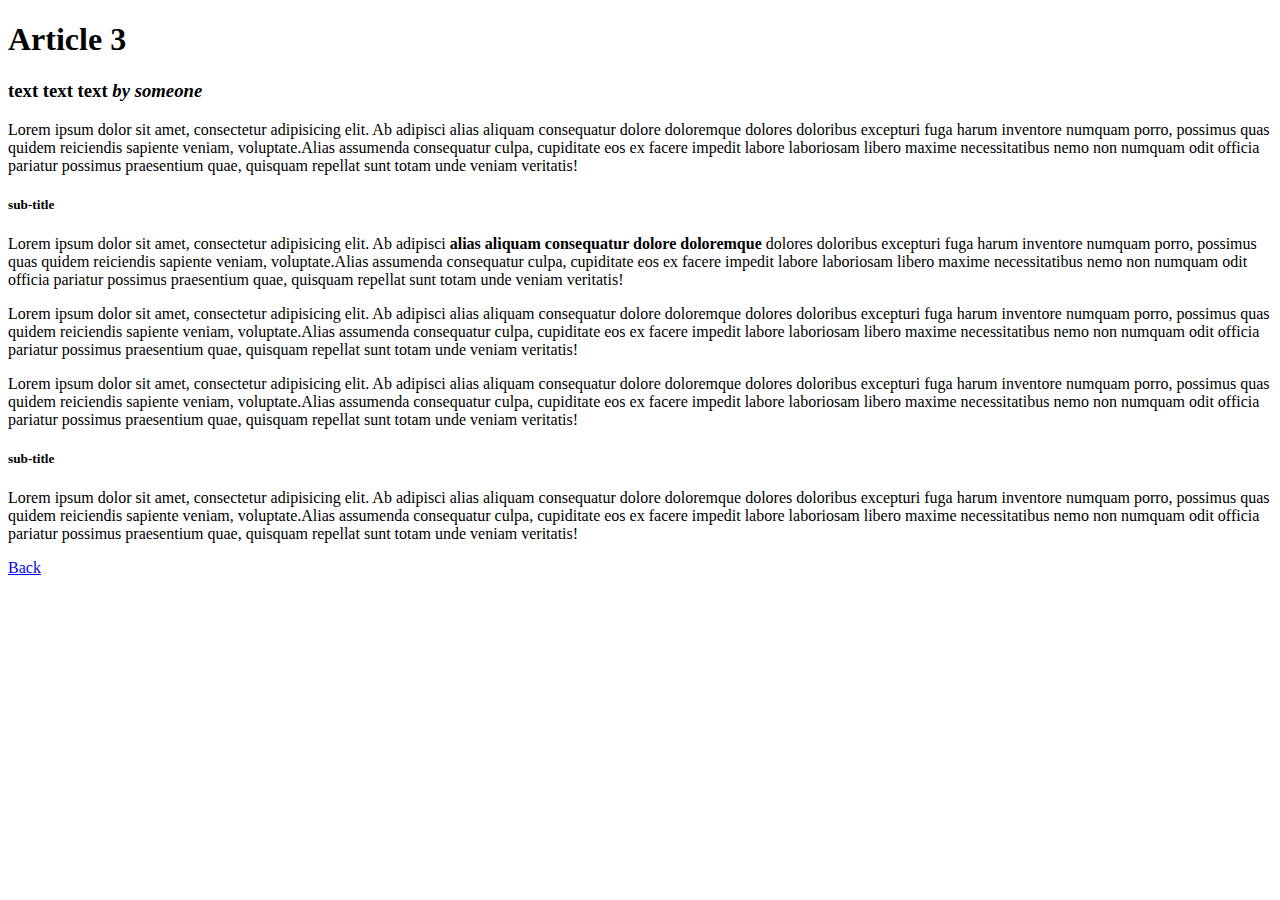
<file: HTML Basics/article3.html>
<!DOCTYPE html>
<html lang="en">
<head>
    <meta charset="UTF-8">
    <title>Article 3</title>
</head>
<body>
    <h1>Article 3</h1>
    <h3>text text text <em>by someone</em></h3>
    <p><span>Lorem ipsum dolor sit amet, consectetur adipisicing elit. Ab adipisci alias aliquam consequatur dolore doloremque dolores doloribus excepturi fuga harum inventore numquam porro, possimus quas quidem reiciendis sapiente veniam, voluptate.</span><span>Alias assumenda consequatur culpa, cupiditate eos ex facere impedit labore laboriosam libero maxime necessitatibus nemo non numquam odit officia pariatur possimus praesentium quae, quisquam repellat sunt totam unde veniam veritatis!</span></p>
    <h5>sub-title</h5>
    <p><span>Lorem ipsum dolor sit amet, consectetur adipisicing elit. Ab adipisci <strong>alias aliquam consequatur dolore doloremque</strong> dolores doloribus excepturi fuga harum inventore numquam porro, possimus quas quidem reiciendis sapiente veniam, voluptate.</span><span>Alias assumenda consequatur culpa, cupiditate eos ex facere impedit labore laboriosam libero maxime necessitatibus nemo non numquam odit officia pariatur possimus praesentium quae, quisquam repellat sunt totam unde veniam veritatis!</span></p>
    <p><span>Lorem ipsum dolor sit amet, consectetur adipisicing elit. Ab adipisci alias aliquam consequatur dolore doloremque dolores doloribus excepturi fuga harum inventore numquam porro, possimus quas quidem reiciendis sapiente veniam, voluptate.</span><span>Alias assumenda consequatur culpa, cupiditate eos ex facere impedit labore laboriosam libero maxime necessitatibus nemo non numquam odit officia pariatur possimus praesentium quae, quisquam repellat sunt totam unde veniam veritatis!</span></p>
    <p><span>Lorem ipsum dolor sit amet, consectetur adipisicing elit. Ab adipisci alias aliquam consequatur dolore doloremque dolores doloribus excepturi fuga harum inventore numquam porro, possimus quas quidem reiciendis sapiente veniam, voluptate.</span><span>Alias assumenda consequatur culpa, cupiditate eos ex facere impedit labore laboriosam libero maxime necessitatibus nemo non numquam odit officia pariatur possimus praesentium quae, quisquam repellat sunt totam unde veniam veritatis!</span></p>
    <h5>sub-title</h5>
    <p><span>Lorem ipsum dolor sit amet, consectetur adipisicing elit. Ab adipisci alias aliquam consequatur dolore doloremque dolores doloribus excepturi fuga harum inventore numquam porro, possimus quas quidem reiciendis sapiente veniam, voluptate.</span><span>Alias assumenda consequatur culpa, cupiditate eos ex facere impedit labore laboriosam libero maxime necessitatibus nemo non numquam odit officia pariatur possimus praesentium quae, quisquam repellat sunt totam unde veniam veritatis!</span></p>
    <a href="Newspaper.html">Back</a>
</body>
</html>
</file>
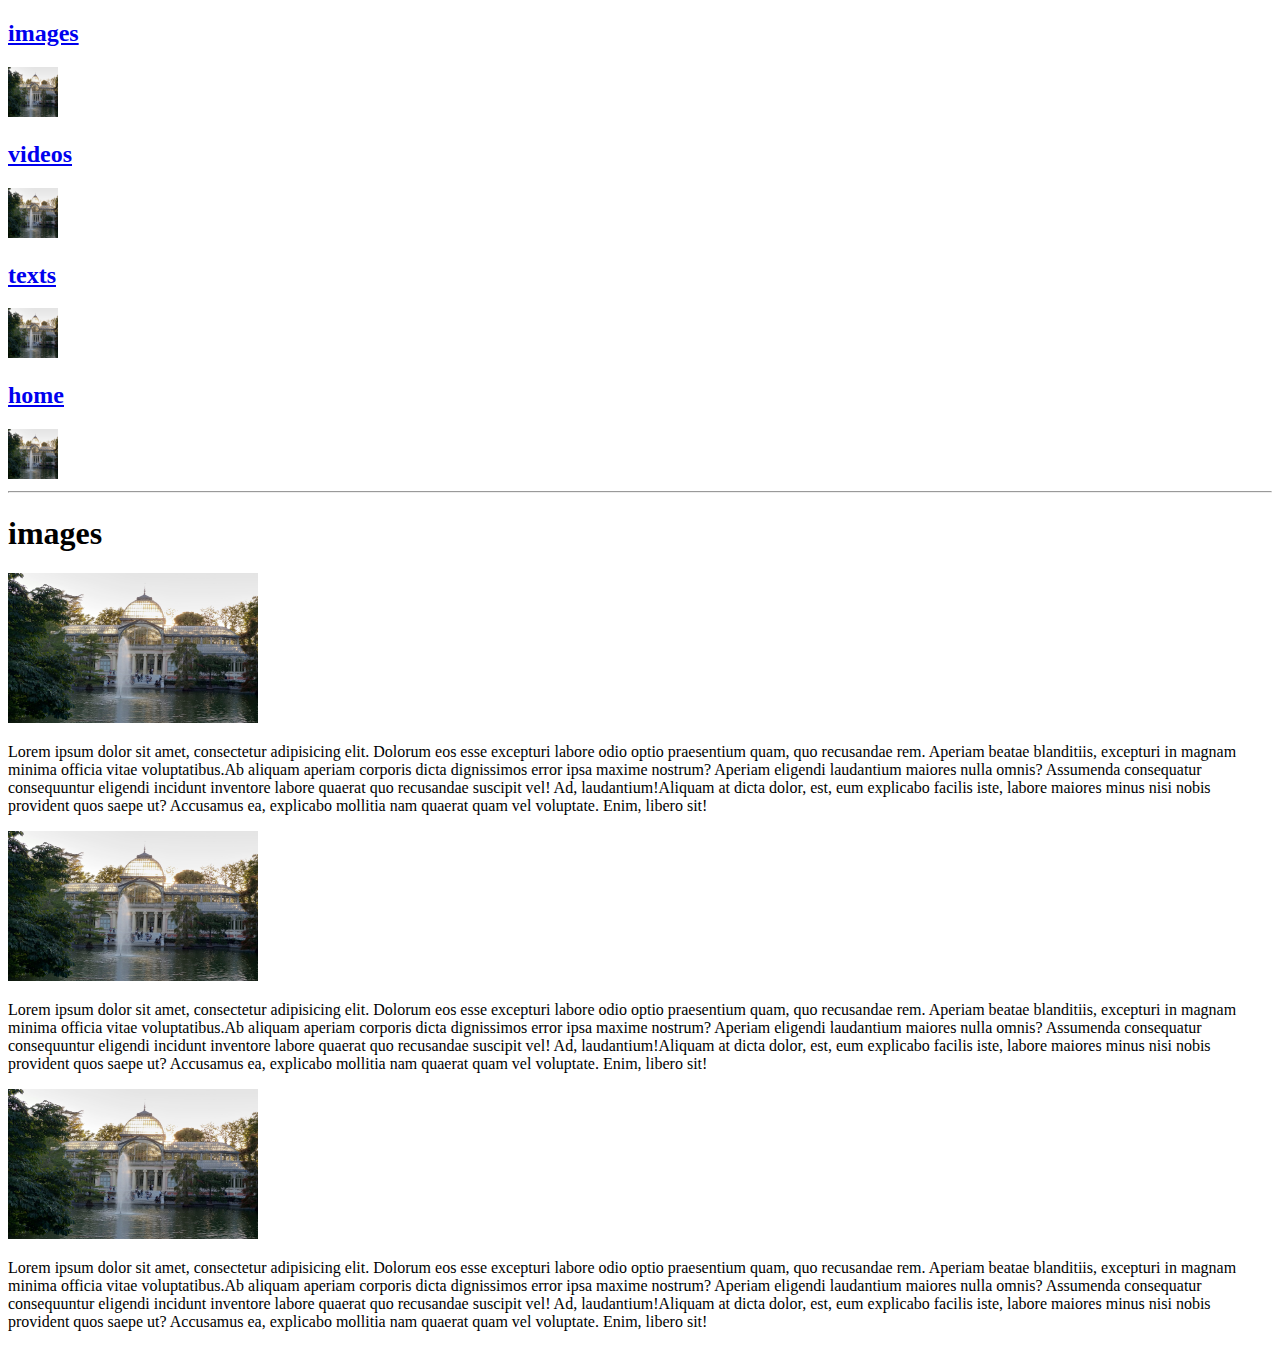
<file: Multimedia/images.html>
<!DOCTYPE html>
<html lang="en">
<head>
    <meta charset="UTF-8">
    <title>images</title>
</head>
<body>
    <div>
        <a href="images.html"><h2>images</h2><img src="../resources/img.jpg" height="50px" width="50px" alt="img"></a>
        <a href="videos.html"><h2>videos</h2><img src="../resources/img.jpg" height="50px" width="50px" alt="img"></a>
        <a href="texts.html"><h2>texts</h2><img src="../resources/img.jpg" height="50px" width="50px" alt="img"></a>
        <a href="Multimedia_index.html"><h2>home</h2><img src="../resources/img.jpg" height="50px" width="50px" alt="img"></a>
        <hr>
    </div>
    <div>
        <h1>images</h1>
        <div>
            <img src="../resources/img.jpg" width="250" height="150" alt="img1">
            <p>Lorem ipsum dolor sit amet, consectetur adipisicing elit. Dolorum eos esse excepturi labore odio optio praesentium quam, quo recusandae rem. Aperiam beatae blanditiis, excepturi in magnam minima officia vitae voluptatibus.</span><span>Ab aliquam aperiam corporis dicta dignissimos error ipsa maxime nostrum? Aperiam eligendi laudantium maiores nulla omnis? Assumenda consequatur consequuntur eligendi incidunt inventore labore quaerat quo recusandae suscipit vel! Ad, laudantium!</span><span>Aliquam at dicta dolor, est, eum explicabo facilis iste, labore maiores minus nisi nobis provident quos saepe ut? Accusamus ea, explicabo mollitia nam quaerat quam vel voluptate. Enim, libero sit!</p>
        </div>
        <div>
            <img src="../resources/img.jpg" width="250" height="150" alt="img2">
            <p>Lorem ipsum dolor sit amet, consectetur adipisicing elit. Dolorum eos esse excepturi labore odio optio praesentium quam, quo recusandae rem. Aperiam beatae blanditiis, excepturi in magnam minima officia vitae voluptatibus.</span><span>Ab aliquam aperiam corporis dicta dignissimos error ipsa maxime nostrum? Aperiam eligendi laudantium maiores nulla omnis? Assumenda consequatur consequuntur eligendi incidunt inventore labore quaerat quo recusandae suscipit vel! Ad, laudantium!</span><span>Aliquam at dicta dolor, est, eum explicabo facilis iste, labore maiores minus nisi nobis provident quos saepe ut? Accusamus ea, explicabo mollitia nam quaerat quam vel voluptate. Enim, libero sit!</p>
        </div>
        <div>
            <img src="../resources/img.jpg" width="250" height="150" alt="img3">
            <p>Lorem ipsum dolor sit amet, consectetur adipisicing elit. Dolorum eos esse excepturi labore odio optio praesentium quam, quo recusandae rem. Aperiam beatae blanditiis, excepturi in magnam minima officia vitae voluptatibus.</span><span>Ab aliquam aperiam corporis dicta dignissimos error ipsa maxime nostrum? Aperiam eligendi laudantium maiores nulla omnis? Assumenda consequatur consequuntur eligendi incidunt inventore labore quaerat quo recusandae suscipit vel! Ad, laudantium!</span><span>Aliquam at dicta dolor, est, eum explicabo facilis iste, labore maiores minus nisi nobis provident quos saepe ut? Accusamus ea, explicabo mollitia nam quaerat quam vel voluptate. Enim, libero sit!</p>
        </div>
    </div>
</body>
</html>
</file>
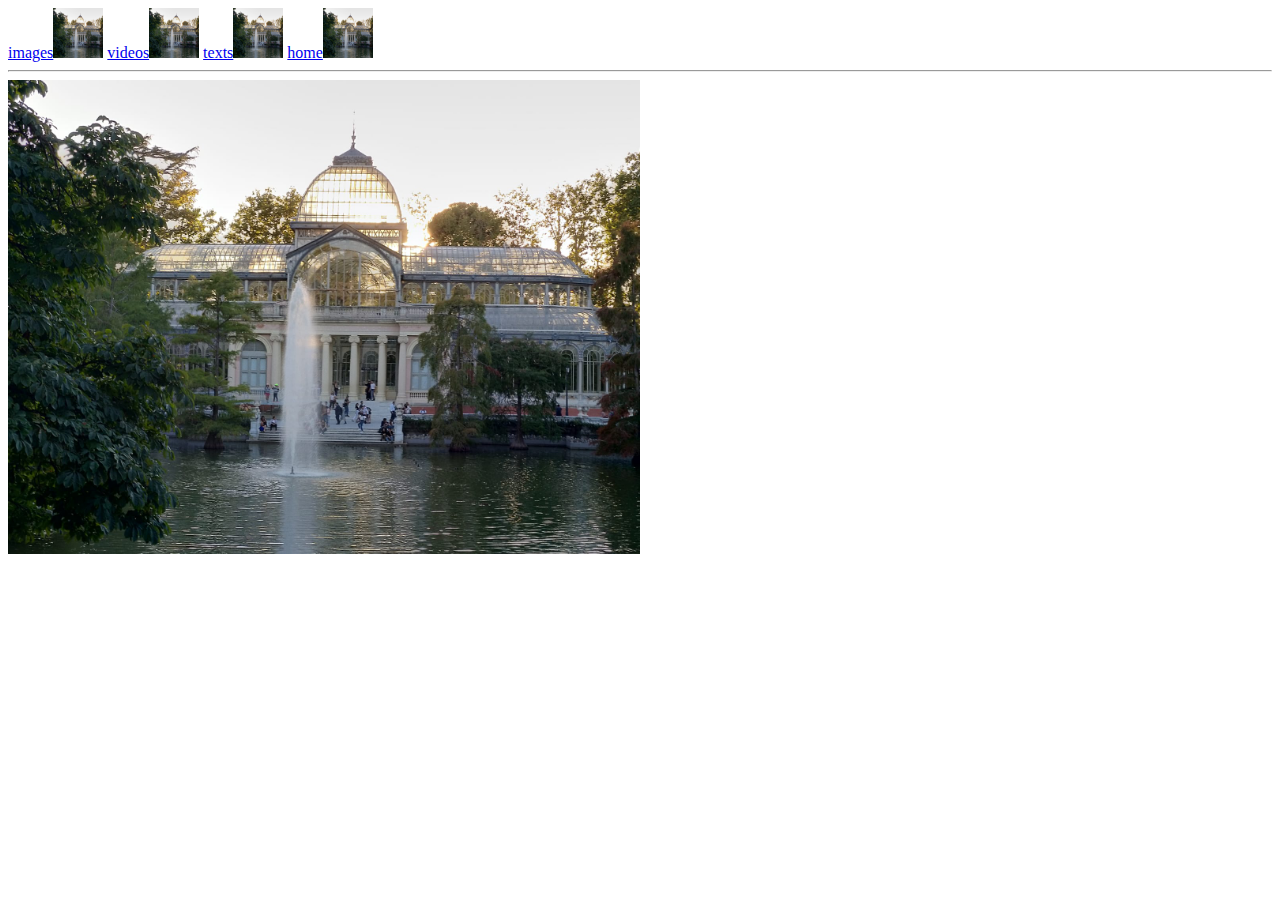
<file: Multimedia/Multimedia_index.html>
<!DOCTYPE html>
<html lang="en">
<head>
    <meta charset="UTF-8">
    <title>Title</title>
</head>
<body>
    <div>
        <a href="images.html"><label>images</label><img src="../resources/img.jpg" height="50px" width="50px" alt="img"></a>
        <a href="videos.html"><label>videos</label><img src="../resources/img.jpg" height="50px" width="50px" alt="img"></a>
        <a href="texts.html"><label>texts</label><img src="../resources/img.jpg" height="50px" width="50px" alt="img"></a>
        <a href="Multimedia_index.html"><label>home</label><img src="../resources/img.jpg" height="50px" width="50px" alt="img"></a>
        <hr>
    </div>
    <img src="../resources/img.jpg" height="50%" width="50%" alt="img">
</body>
</html>
</file>
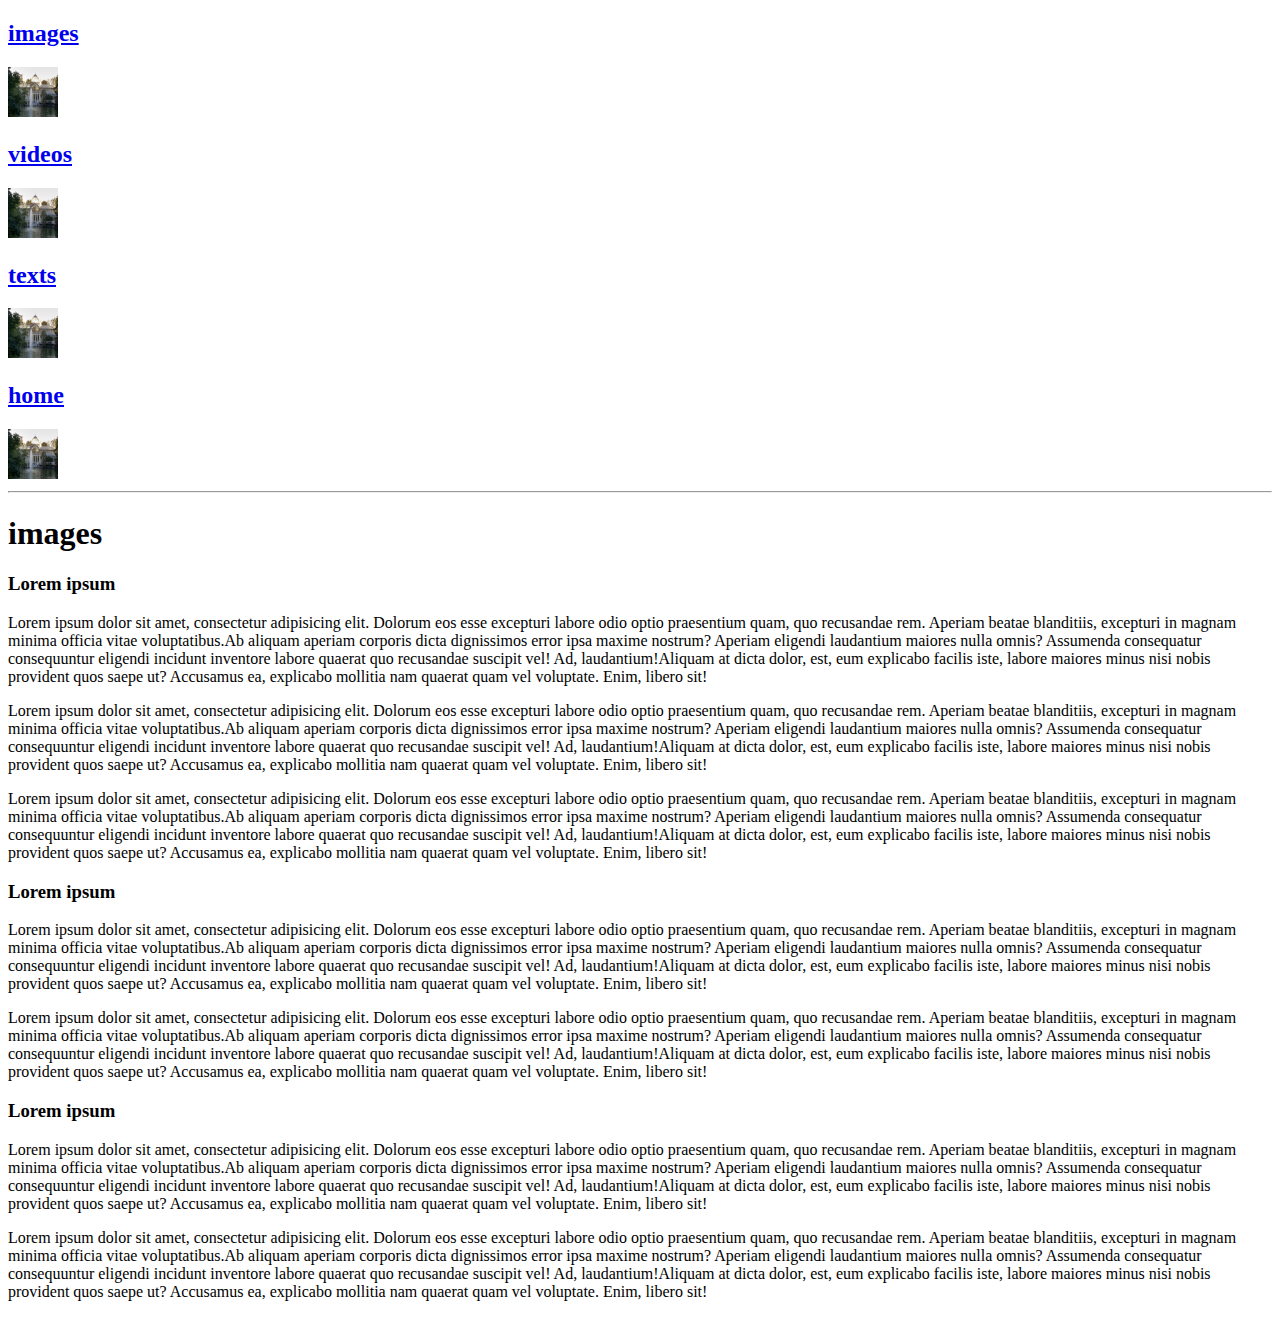
<file: Multimedia/texts.html>
<!DOCTYPE html>
<html lang="en">
<head>
    <meta charset="UTF-8">
    <title>texts</title>
</head>
<body>
    <!DOCTYPE html>
    <html lang="en">
    <head>
        <meta charset="UTF-8">
        <title>videos</title>
    </head>
    <body>
        <!DOCTYPE html>
        <html lang="en">
        <head>
            <meta charset="UTF-8">
            <title>images</title>
        </head>
        <body>
            <div>
                <a href="images.html"><h2>images</h2><img src="../resources/img.jpg" height="50px" width="50px" alt="img"></a>
                <a href="videos.html"><h2>videos</h2><img src="../resources/img.jpg" height="50px" width="50px" alt="img"></a>
                <a href="texts.html"><h2>texts</h2><img src="../resources/img.jpg" height="50px" width="50px" alt="img"></a>
                <a href="Multimedia_index.html"><h2>home</h2><img src="../resources/img.jpg" height="50px" width="50px" alt="img"></a>
                <hr>
            </div>
            <div>
                <h1>images</h1>
                <div>
                    <h3>Lorem ipsum</h3>
                    <p>Lorem ipsum dolor sit amet, consectetur adipisicing elit. Dolorum eos esse excepturi labore odio optio praesentium quam, quo recusandae rem. Aperiam beatae blanditiis, excepturi in magnam minima officia vitae voluptatibus.</span><span>Ab aliquam aperiam corporis dicta dignissimos error ipsa maxime nostrum? Aperiam eligendi laudantium maiores nulla omnis? Assumenda consequatur consequuntur eligendi incidunt inventore labore quaerat quo recusandae suscipit vel! Ad, laudantium!</span><span>Aliquam at dicta dolor, est, eum explicabo facilis iste, labore maiores minus nisi nobis provident quos saepe ut? Accusamus ea, explicabo mollitia nam quaerat quam vel voluptate. Enim, libero sit!</p>
                    <p>Lorem ipsum dolor sit amet, consectetur adipisicing elit. Dolorum eos esse excepturi labore odio optio praesentium quam, quo recusandae rem. Aperiam beatae blanditiis, excepturi in magnam minima officia vitae voluptatibus.</span><span>Ab aliquam aperiam corporis dicta dignissimos error ipsa maxime nostrum? Aperiam eligendi laudantium maiores nulla omnis? Assumenda consequatur consequuntur eligendi incidunt inventore labore quaerat quo recusandae suscipit vel! Ad, laudantium!</span><span>Aliquam at dicta dolor, est, eum explicabo facilis iste, labore maiores minus nisi nobis provident quos saepe ut? Accusamus ea, explicabo mollitia nam quaerat quam vel voluptate. Enim, libero sit!</p>
                    <p>Lorem ipsum dolor sit amet, consectetur adipisicing elit. Dolorum eos esse excepturi labore odio optio praesentium quam, quo recusandae rem. Aperiam beatae blanditiis, excepturi in magnam minima officia vitae voluptatibus.</span><span>Ab aliquam aperiam corporis dicta dignissimos error ipsa maxime nostrum? Aperiam eligendi laudantium maiores nulla omnis? Assumenda consequatur consequuntur eligendi incidunt inventore labore quaerat quo recusandae suscipit vel! Ad, laudantium!</span><span>Aliquam at dicta dolor, est, eum explicabo facilis iste, labore maiores minus nisi nobis provident quos saepe ut? Accusamus ea, explicabo mollitia nam quaerat quam vel voluptate. Enim, libero sit!</p>
                </div>
                <div>
                    <h3>Lorem ipsum</h3>
                    <p>Lorem ipsum dolor sit amet, consectetur adipisicing elit. Dolorum eos esse excepturi labore odio optio praesentium quam, quo recusandae rem. Aperiam beatae blanditiis, excepturi in magnam minima officia vitae voluptatibus.</span><span>Ab aliquam aperiam corporis dicta dignissimos error ipsa maxime nostrum? Aperiam eligendi laudantium maiores nulla omnis? Assumenda consequatur consequuntur eligendi incidunt inventore labore quaerat quo recusandae suscipit vel! Ad, laudantium!</span><span>Aliquam at dicta dolor, est, eum explicabo facilis iste, labore maiores minus nisi nobis provident quos saepe ut? Accusamus ea, explicabo mollitia nam quaerat quam vel voluptate. Enim, libero sit!</p>
                    <p>Lorem ipsum dolor sit amet, consectetur adipisicing elit. Dolorum eos esse excepturi labore odio optio praesentium quam, quo recusandae rem. Aperiam beatae blanditiis, excepturi in magnam minima officia vitae voluptatibus.</span><span>Ab aliquam aperiam corporis dicta dignissimos error ipsa maxime nostrum? Aperiam eligendi laudantium maiores nulla omnis? Assumenda consequatur consequuntur eligendi incidunt inventore labore quaerat quo recusandae suscipit vel! Ad, laudantium!</span><span>Aliquam at dicta dolor, est, eum explicabo facilis iste, labore maiores minus nisi nobis provident quos saepe ut? Accusamus ea, explicabo mollitia nam quaerat quam vel voluptate. Enim, libero sit!</p>
                </div>
                <div>
                    <h3>Lorem ipsum</h3>
                    <p>Lorem ipsum dolor sit amet, consectetur adipisicing elit. Dolorum eos esse excepturi labore odio optio praesentium quam, quo recusandae rem. Aperiam beatae blanditiis, excepturi in magnam minima officia vitae voluptatibus.</span><span>Ab aliquam aperiam corporis dicta dignissimos error ipsa maxime nostrum? Aperiam eligendi laudantium maiores nulla omnis? Assumenda consequatur consequuntur eligendi incidunt inventore labore quaerat quo recusandae suscipit vel! Ad, laudantium!</span><span>Aliquam at dicta dolor, est, eum explicabo facilis iste, labore maiores minus nisi nobis provident quos saepe ut? Accusamus ea, explicabo mollitia nam quaerat quam vel voluptate. Enim, libero sit!</p>
                    <p>Lorem ipsum dolor sit amet, consectetur adipisicing elit. Dolorum eos esse excepturi labore odio optio praesentium quam, quo recusandae rem. Aperiam beatae blanditiis, excepturi in magnam minima officia vitae voluptatibus.</span><span>Ab aliquam aperiam corporis dicta dignissimos error ipsa maxime nostrum? Aperiam eligendi laudantium maiores nulla omnis? Assumenda consequatur consequuntur eligendi incidunt inventore labore quaerat quo recusandae suscipit vel! Ad, laudantium!</span><span>Aliquam at dicta dolor, est, eum explicabo facilis iste, labore maiores minus nisi nobis provident quos saepe ut? Accusamus ea, explicabo mollitia nam quaerat quam vel voluptate. Enim, libero sit!</p>
                </div>
            </div>
        </body>
        </html>
    </body>
    </html>
</body>
</html>
</file>
<file: Style/css/style.css>
.icon-color {
  fill: #800080;
}

body {
  display: flex;
  font-size: 15px;
  font-family: "Comic Sans MS", serif;
  align-items: flex-start;
}
body .dialog {
  z-index: 2;
  display: none;
  position: fixed;
  top: 0;
  left: 0;
  width: 100%;
  height: 100%;
  overflow: auto;
  background-color: rgba(0, 0, 0, 0.4);
}

#stream {
  display: flex;
  flex-direction: column;
  flex-grow: 4;
  width: 2em;
  border-left: 1px solid #e6ecf0;
  border-right: 1px solid #e6ecf0;
  border-bottom: 1px solid #e6ecf0;
  margin: 0 1em 1em;
  position: relative;
}
#stream #stream-title {
  position: sticky;
  top: 0;
  width: 100%;
  color: #800080;
  z-index: 1;
  background: white;
  border-bottom: 1px solid #e6ecf0;
  margin: 0;
  padding-bottom: 1em;
  padding-top: 0.5em;
}
#stream #write-post {
  display: flex;
  flex-direction: column;
  margin-top: 1em;
}
#stream #write-post .post-header {
  padding: 1em 0 0 0;
  display: flex;
}
#stream #write-post .post-header .profile-img {
  width: 3em;
  height: 100%;
  border-radius: 50%;
  margin: 0 2% 0 1%;
}
#stream #write-post .post-title {
  font-weight: bold;
}
#stream #write-post #write-post-text {
  width: 98%;
}
#stream #write-post .post-actions {
  display: flex;
  justify-content: space-between;
  margin-left: 5em;
  margin-right: 4em;
}
#stream #write-post .post-actions .post-action {
  border: none;
  background: none;
  width: 3em;
  height: 3em;
  align-items: flex-start;
  border-radius: 2em;
}
#stream #write-post .post-actions .post-action > * {
  pointer-events: none;
}
#stream #write-post .post-actions .post-action:hover {
  background: #e9bfff;
  justify-content: center;
}
#stream #write-post .tweet-button {
  background: #e9bfff;
  border-radius: 3em;
  border: none;
  width: 15%;
  height: 3em;
}
#stream #write-post .tweet-button > * {
  pointer-events: none;
}
#stream .post {
  display: flex;
  flex-direction: column;
  width: border-box;
  border-top: 1px solid #e6ecf0;
  border-bottom: 1px solid #e6ecf0;
}
#stream .post:hover {
  background: #f3f3f3;
}
#stream .post .post-header {
  padding: 1em 0 0 0;
  display: flex;
}
#stream .post .post-header .profile-img {
  width: 3em;
  height: 100%;
  border-radius: 50%;
  margin: 0 2% 0 1%;
}
#stream .post .post-title {
  font-weight: bold;
}
#stream .post .post-text {
  margin-right: 2em;
  margin-left: 5em;
  width: border-box;
}
#stream .post .post-attachment {
  align-self: flex-end;
  max-width: 50%;
  max-height: 10%;
  width: 80%;
  margin-right: 5em;
  margin-bottom: 1em;
}
#stream .post .post-attachment > * {
  width: 100%;
  border-radius: 2em;
}
#stream .post .post-actions {
  display: flex;
  justify-content: flex-start;
  margin-left: 5em;
  margin-right: 4em;
}
#stream .post .post-actions .post-action {
  border: none;
  background: none;
  width: 3em;
  height: 3em;
  align-items: flex-start;
  border-radius: 2em;
}
#stream .post .post-actions .post-action > * {
  pointer-events: none;
}
#stream .post .post-actions .post-action:hover {
  background: #e9bfff;
  justify-content: center;
}
#stream .post .post-actions .liked:first-child {
  background: #e9bfff;
}

#menu {
  display: flex;
  flex-direction: column;
  flex-grow: 1;
  width: 1em;
  margin: 0 1em 1em;
}
#menu .menu-button {
  display: flex;
  flex-direction: row;
  justify-content: flex-start;
  height: 3em;
  width: 70%;
  align-items: center;
  margin: 1%;
  border-radius: 3em;
  background: none;
  border: none;
}
#menu .menu-button:hover {
  background: #e9bfff;
}
#menu .menu-button .button-label {
  font-family: "Comic Sans MS", serif;
  font-size: 90%;
}
#menu .menu-button .button-icon {
  margin: 0 2% 0 10%;
}
#menu .menu-button .profile-img {
  width: 3em;
  height: 100%;
  border-radius: 50%;
  margin: 0 2% 0 3%;
}
#menu .menu-icon {
  width: 2.5em;
  height: 2.5em;
  margin: 0 0 0 1em;
  align-self: flex-start;
}
#menu .tweet-button {
  background: #e9bfff;
  justify-content: center;
}

#follow {
  display: flex;
  flex-direction: column;
  flex-grow: 1;
  width: 1em;
  margin: 0 1em 1em;
}
#follow #search {
  background: #f7ecff;
  border-radius: 2em;
  border: none;
  display: flex;
  align-items: center;
  height: 2.5em;
}
#follow #search #search-icon {
  margin-left: 1em;
}
#follow #search #search-input {
  background: none;
  border: none;
  height: 2.5em;
  width: 80%;
}
#follow #follow-suggestions {
  background: #f7ecff;
  border-radius: 2em;
  border: none;
  margin-top: 1em;
}
#follow #follow-suggestions #follow-suggestions-title {
  padding: 1em;
  border-bottom: 2px solid #e6ecf0;
  margin-top: 0;
  margin-bottom: 0;
}
#follow #follow-suggestions .follow-suggestion {
  display: flex;
  justify-content: space-between;
  align-items: center;
  position: relative;
  left: 0;
}
#follow #follow-suggestions .follow-suggestion .follow-suggestion-header {
  padding: 1em 0 0 0;
  display: flex;
}
#follow #follow-suggestions .follow-suggestion .follow-suggestion-header .profile-img {
  width: 3em;
  height: 100%;
  border-radius: 50%;
  margin: 0 10% 0 10%;
}
#follow #follow-suggestions .follow-suggestion .follow-button {
  height: 80%;
  border-radius: 2em;
  margin-right: 1em;
  width: 35%;
  background: none;
  border: 3px solid #e6ecf0;
}

#profile-page {
  display: flex;
  flex-direction: column;
  flex-grow: 4;
  width: 2em;
  border-left: 1px solid #e6ecf0;
  border-right: 1px solid #e6ecf0;
  margin: 0 1em 1em;
  position: relative;
}
#profile-page .profile-header {
  display: flex;
  position: sticky;
  top: 0;
  width: 100%;
  z-index: 1;
  background: white;
  border-bottom: 1px solid #e6ecf0;
  margin: 0;
  align-items: center;
}
#profile-page .profile-header .button {
  height: 10%;
  width: 5%;
  padding: 1%;
  border-radius: 3em;
  background: none;
  border: none;
}
#profile-page .profile-header .button > * {
  pointer-events: none;
}
#profile-page .profile-header .button:hover {
  background: #e9bfff;
  justify-content: center;
}
#profile-page .profile-header #profile-title {
  color: #800080;
  margin: 0;
}
#profile-page .profile-header #tweet-number {
  margin: 0;
}
#profile-page #profile {
  border-bottom: 1px solid #e6ecf0;
}
#profile-page #profile .profile-header {
  height: 20em;
}
#profile-page #profile .profile-header .background-img {
  width: 100%;
  height: 70%;
  position: absolute;
  top: 0;
  margin: 0;
}
#profile-page #profile .profile-header .profile-img {
  width: 10em;
  height: 10em;
  border-radius: 50%;
  border: 5px white solid;
  background: none;
  position: absolute;
  top: 45%;
  left: 5%;
}
#profile-page #profile .profile-header .edit-button {
  border-radius: 3em;
  background: none;
  border: 5px solid #e9bfff;
  position: absolute;
  bottom: 10%;
  right: 5%;
}
#profile-page #profile .profile-header .edit-button .button-label {
  font-family: "Comic Sans MS", serif;
  font-size: 1.5em;
}
#profile-page #profile #profile-name {
  margin-left: 2em;
  color: #800080;
}
#profile-page #profile #bio {
  margin-right: 5em;
  margin-left: 2em;
  width: border-box;
}
#profile-page #profile #metadata {
  display: flex;
}
#profile-page #profile #metadata .metadata {
  margin-left: 2%;
}
#profile-page #profile #follow-metadata {
  display: flex;
  margin: 1%;
}
#profile-page #profile #follow-metadata .metadata {
  margin-left: 2%;
}

#edit-profile-dialog {
  position: absolute;
  top: 10%;
  width: 50%;
  border: 2px solid #e6ecf0;
  border-radius: 2em;
}
#edit-profile-dialog .header {
  display: flex;
  position: sticky;
  top: 0;
  width: 100%;
  z-index: 1;
  background: white;
  border-bottom: 1px solid #e6ecf0;
  margin: 0;
  align-items: center;
}
#edit-profile-dialog .header .button {
  height: 10%;
  width: 5%;
  padding: 1%;
  border-radius: 3em;
  background: none;
  border: none;
}
#edit-profile-dialog .header .button > * {
  pointer-events: none;
}
#edit-profile-dialog .header .button:hover {
  background: #e9bfff;
  justify-content: center;
}
#edit-profile-dialog .header .save-button {
  border: 5px solid #e9bfff;
  position: absolute;
  border-radius: 3em;
  background: none;
  right: 5%;
}
#edit-profile-dialog .header .save-button .button-label {
  font-family: "Comic Sans MS", serif;
  font-size: 1.5em;
}
#edit-profile-dialog #edit-profile-form .edit-img {
  position: relative;
  height: 15em;
}
#edit-profile-dialog #edit-profile-form .edit-img .background-img {
  width: 100%;
  height: 70%;
  position: relative;
  top: 0;
  margin: 0;
}
#edit-profile-dialog #edit-profile-form .edit-img #edit-background-img-warp {
  width: 100%;
  height: 70%;
  position: absolute;
  top: 0;
  margin: 0;
  background-color: rgba(0, 0, 0, 0.4);
  display: flex;
  justify-content: center;
  align-items: center;
}
#edit-profile-dialog #edit-profile-form .edit-img .profile-img {
  width: 10em;
  height: 10em;
  border-radius: 50%;
  border: 5px white solid;
  background: none;
  position: absolute;
  top: 30%;
  left: 5%;
}
#edit-profile-dialog #edit-profile-form .edit-img #edit-profile-img-warp {
  width: 10em;
  height: 10em;
  border-radius: 50%;
  position: absolute;
  border: 5px white solid;
  top: 30%;
  left: 5%;
  background-color: rgba(0, 0, 0, 0.4);
  display: flex;
  justify-content: center;
  align-items: center;
}
#edit-profile-dialog #edit-profile-form .edit-img .edit-img {
  width: 3em;
  height: 3em;
}
#edit-profile-dialog #edit-profile-form .input {
  background-color: #f7ecff;
  margin-bottom: 1%;
}
#edit-profile-dialog #edit-profile-form .input label {
  margin-left: 1%;
  font-weight: bold;
}
#edit-profile-dialog #edit-profile-form .input input {
  width: 95%;
  margin-left: 2.5%;
  margin-right: 2.5%;
  border: none;
  border-bottom: 3px solid #800080;
  background: none;
  overflow-wrap: break-word;
}
#edit-profile-dialog #edit-profile-form .input .size {
  display: flex;
  justify-content: flex-end;
  margin-right: 2%;
}

/*# sourceMappingURL=style.css.map */
</file>
<file: Twitter/style.css>
.container {
    display: flex;
    font-size: 15px;
    font-family: "Comic Sans MS", serif;
    align-items: flex-start;
}

#stream,
#follow,
#menu {
    margin: 1em;
    display: flex;
    flex-direction: column;
}

#follow,
#menu {
    flex-grow: 1;
    width: 1em;
    margin-top: 0;
}

#stream {
    flex-grow: 4;
    width: 2em;
    border-left: 1px solid #e6ecf0;
    border-right: 1px solid #e6ecf0;
    margin-top: 0;
    position: relative;
}

.menu-button {
    display: flex;
    flex-direction: row;
    justify-content: flex-start;
    height: 3em;
    width: 15em;
    align-items: center;
    margin: 0.5em;
    border-radius: 3em;
    background: none;
    border: none;
}

.menu-button:hover {
    background: #e9bfff;
}

.button-label {
    font-family: "Comic Sans MS", serif;
    font-size: 1.5em;
}

.button-icon {
    margin: 0 1em 0 2em;
}

.icon-color {
    fill: purple;
}

.menu-icon {
    width: 2.5em;
    height: 2.5em;
    margin: 0 0 0 1em;
    align-self: flex-start;
}

.post-action:hover,
.tweet-button {
    background: #e9bfff;
    justify-content: center;
}

#follow-suggestions,
#search{
    background: #f7ecff;
    border-radius: 2em;
    border: none;
}

#search{
    display: flex;
    align-items: center;
    height: 2.5em;
}

#search-input{
    background: none;
    border: none;
    position: relative;
    left: 5em;
    height: 2.5em;
    width: 75%;
}

#search-icon{
    position: absolute;
    margin-left: 1em;
}

.profile-img {
    width: 3em;
    height: 3em;
    border-radius: 3em;
    margin: 0 1em 0 1em;
}

.post {
    display: flex;
    flex-direction: column;
    width: border-box;
    border: 1px solid #e6ecf0;
}

.post:hover{
    background: #f3f3f3;
}

.follow-suggestion-header,
.post-header {
    padding: 1em 0 0 0;
    display: flex;
}

.post-title {
    font-weight: bold;
}

.post-text {
    margin-right: 2em;
    margin-left: 5em;
    width: border-box;
}

#stream-title{
    position: sticky;
    top: 0;
    width: 100%;
    color: purple;
    z-index: 99;
    background: white;
    border-bottom: 1px solid #e6ecf0;
    margin: 0;
    padding-bottom: 1em;
    padding-top: 0.5em;
}

#write-post{
    display: flex;
    flex-direction: column;
    margin-top: 1em;
}

.post-actions{
    display: flex;
    justify-content: space-between;
    margin-left: 5em;
    margin-right: 4em;
}

.add-to-post{
    margin-top: 1em;
}

.post-attachment{
    max-width: 200em;
    max-height: 20em;
    align-self: flex-end;
    margin-right: 5em;
    border-radius: 2em;
    margin-bottom: 1em;
}

.action-on-post{
    display: flex;
    margin-bottom: 1em;
    margin-left: 5em;
}

.post-action{
    border: none;
    background: none;
    width: 3em;
    height: 3em;
    align-items: flex-start;
    border-radius: 2em;
}

#write-post-text{
    width: 98%;
}

#follow-suggestions{
    margin-top: 1em;
}

.follow-suggestion{
    display: flex;
    justify-content: space-between;
    align-items: center;
    position: relative;
    left: 0;
}

.follow-button{
    height: 80%;
    border-radius: 2em;
    margin-right: 1em;
    width: 35%;
    background: none;
    border: 3px solid #d9dfe3;
}

#follow-suggestions-title{
    padding: 1em;
    border-bottom: 2px #d9dfe3 solid;
    margin-top: 0;
    margin-bottom: 0;
}
</file>
